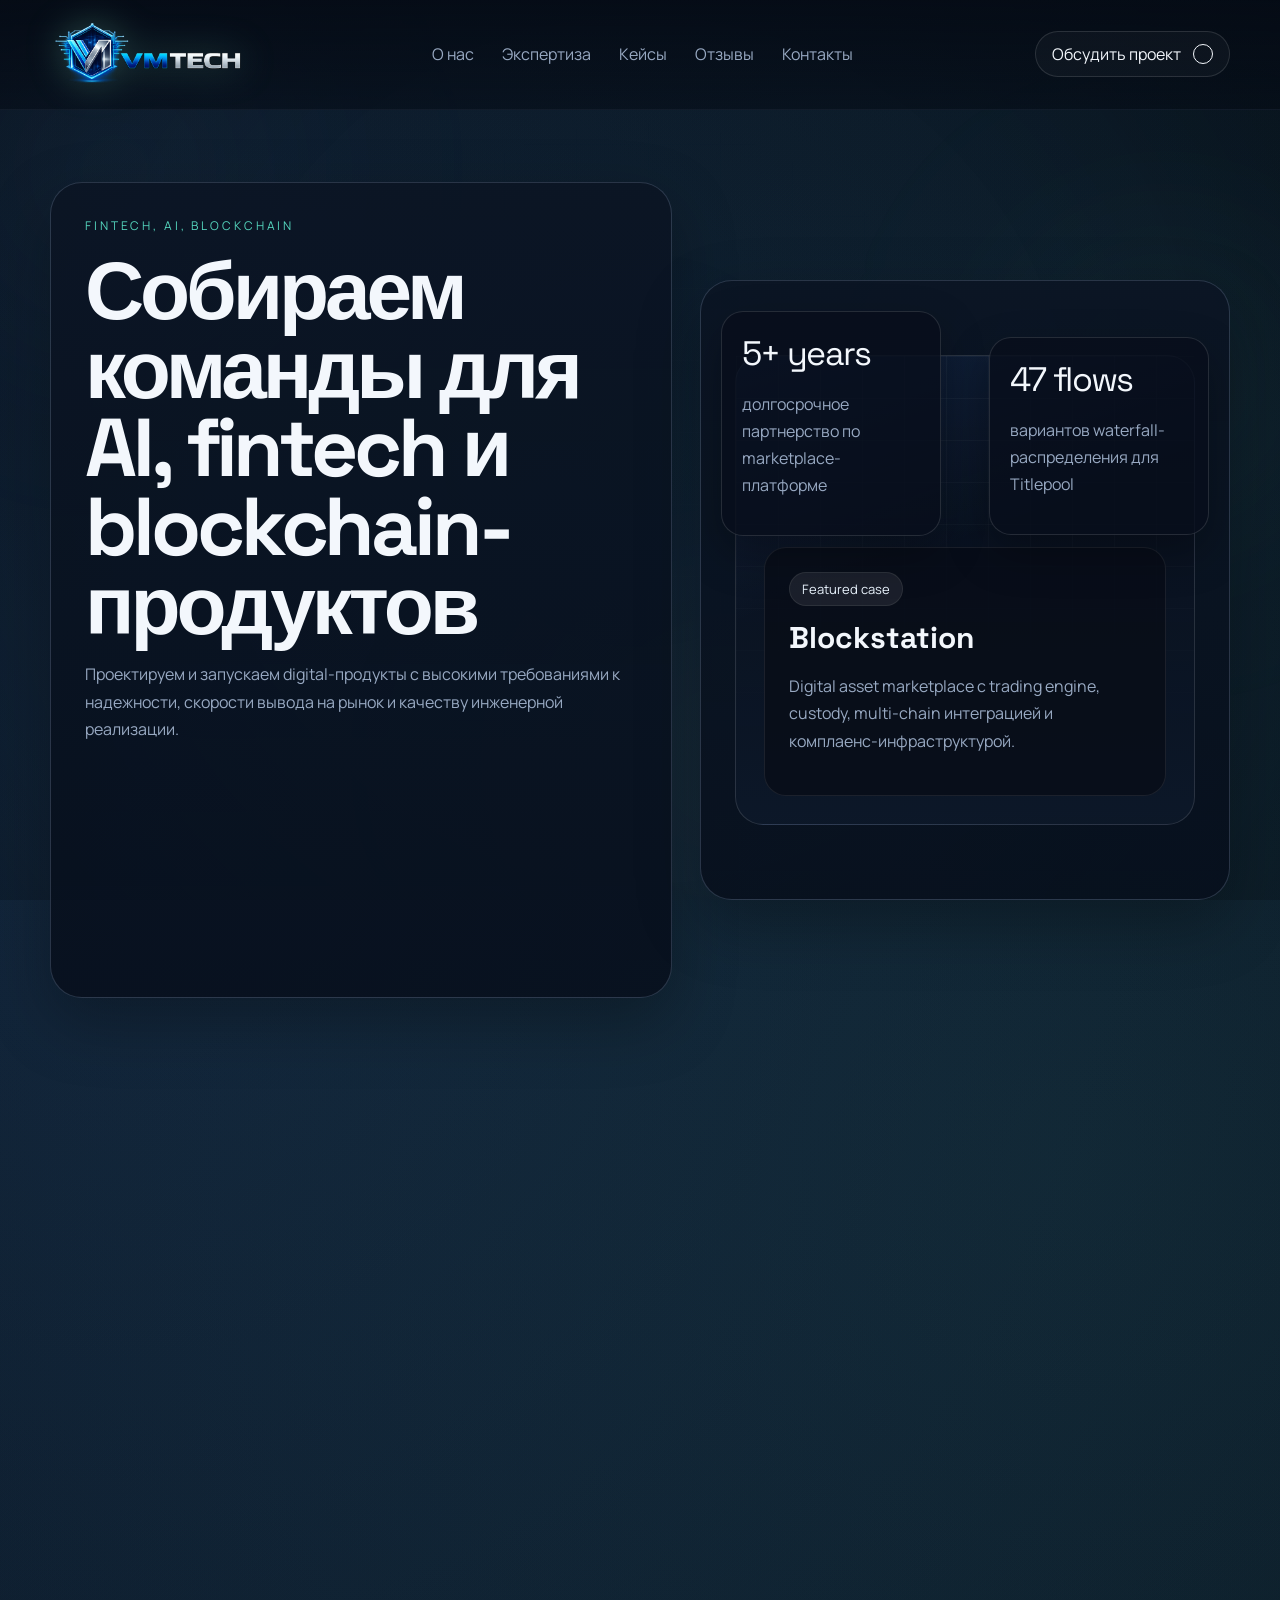
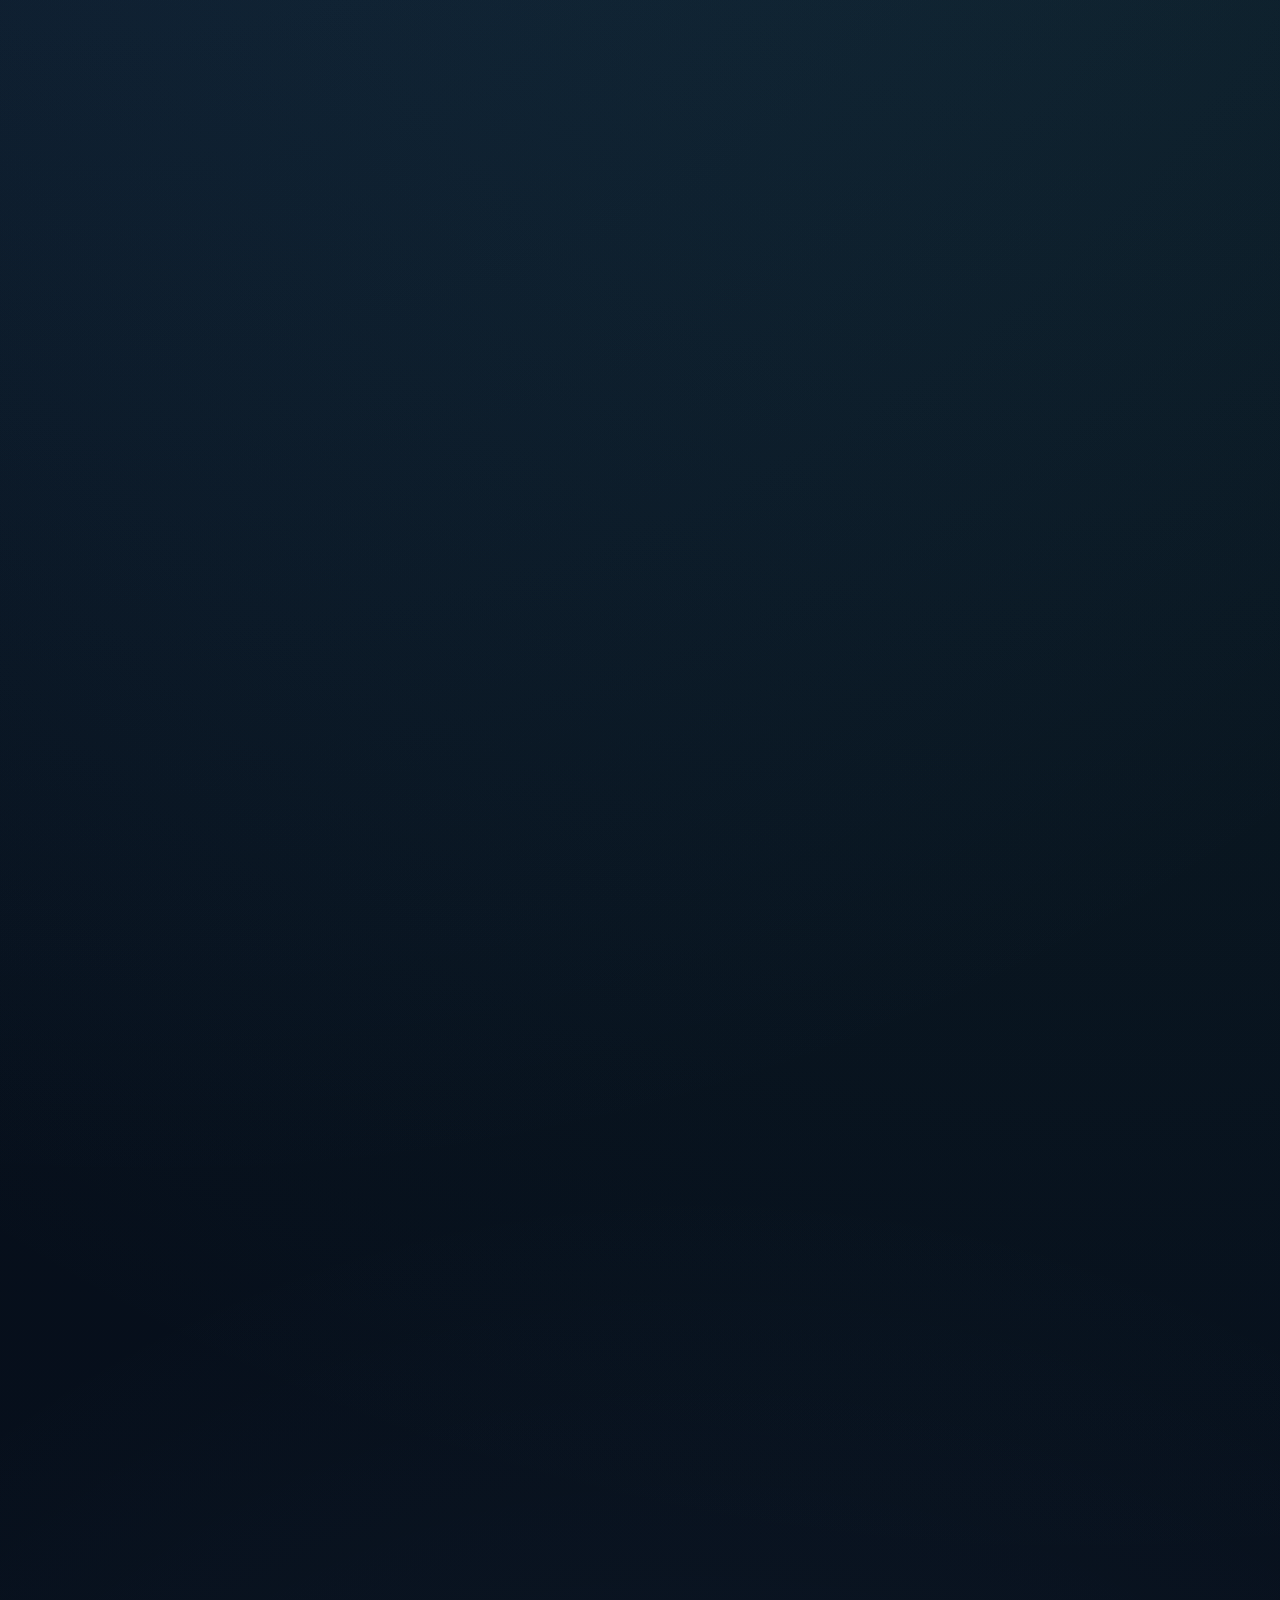
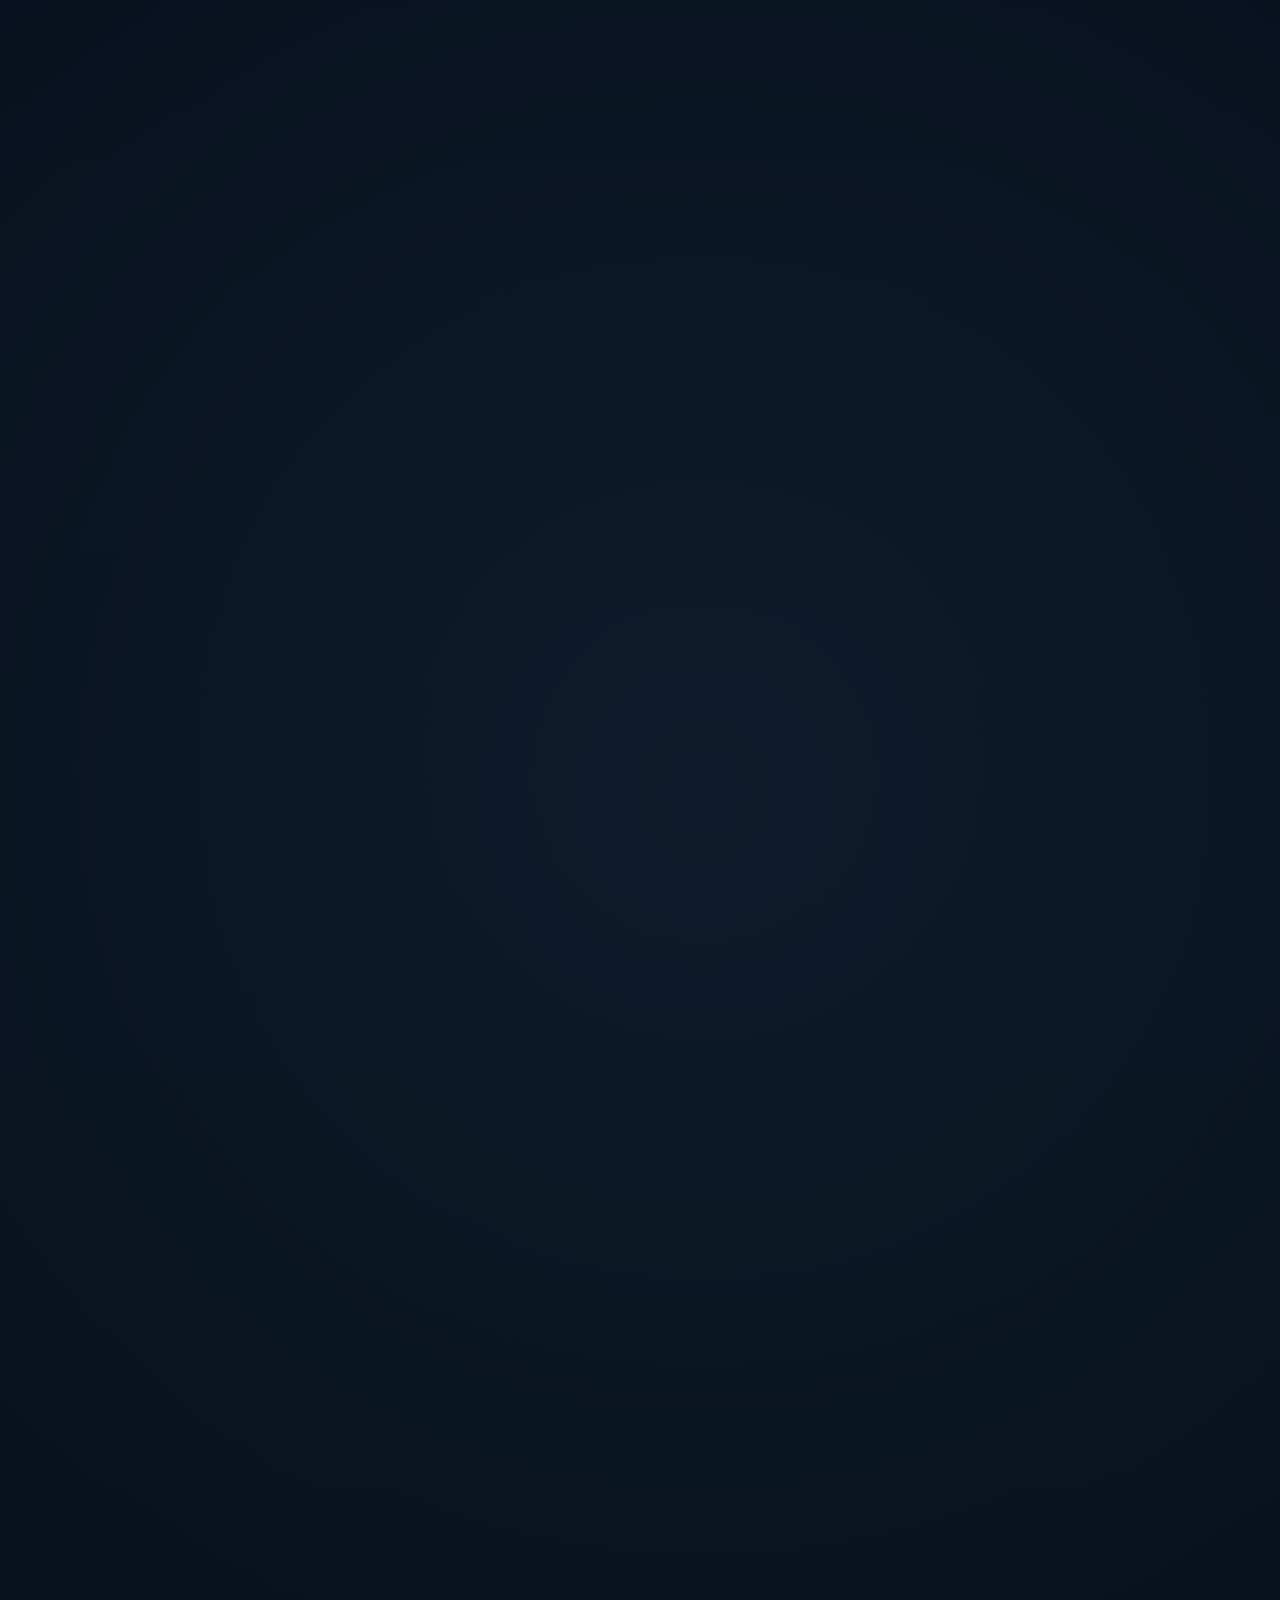
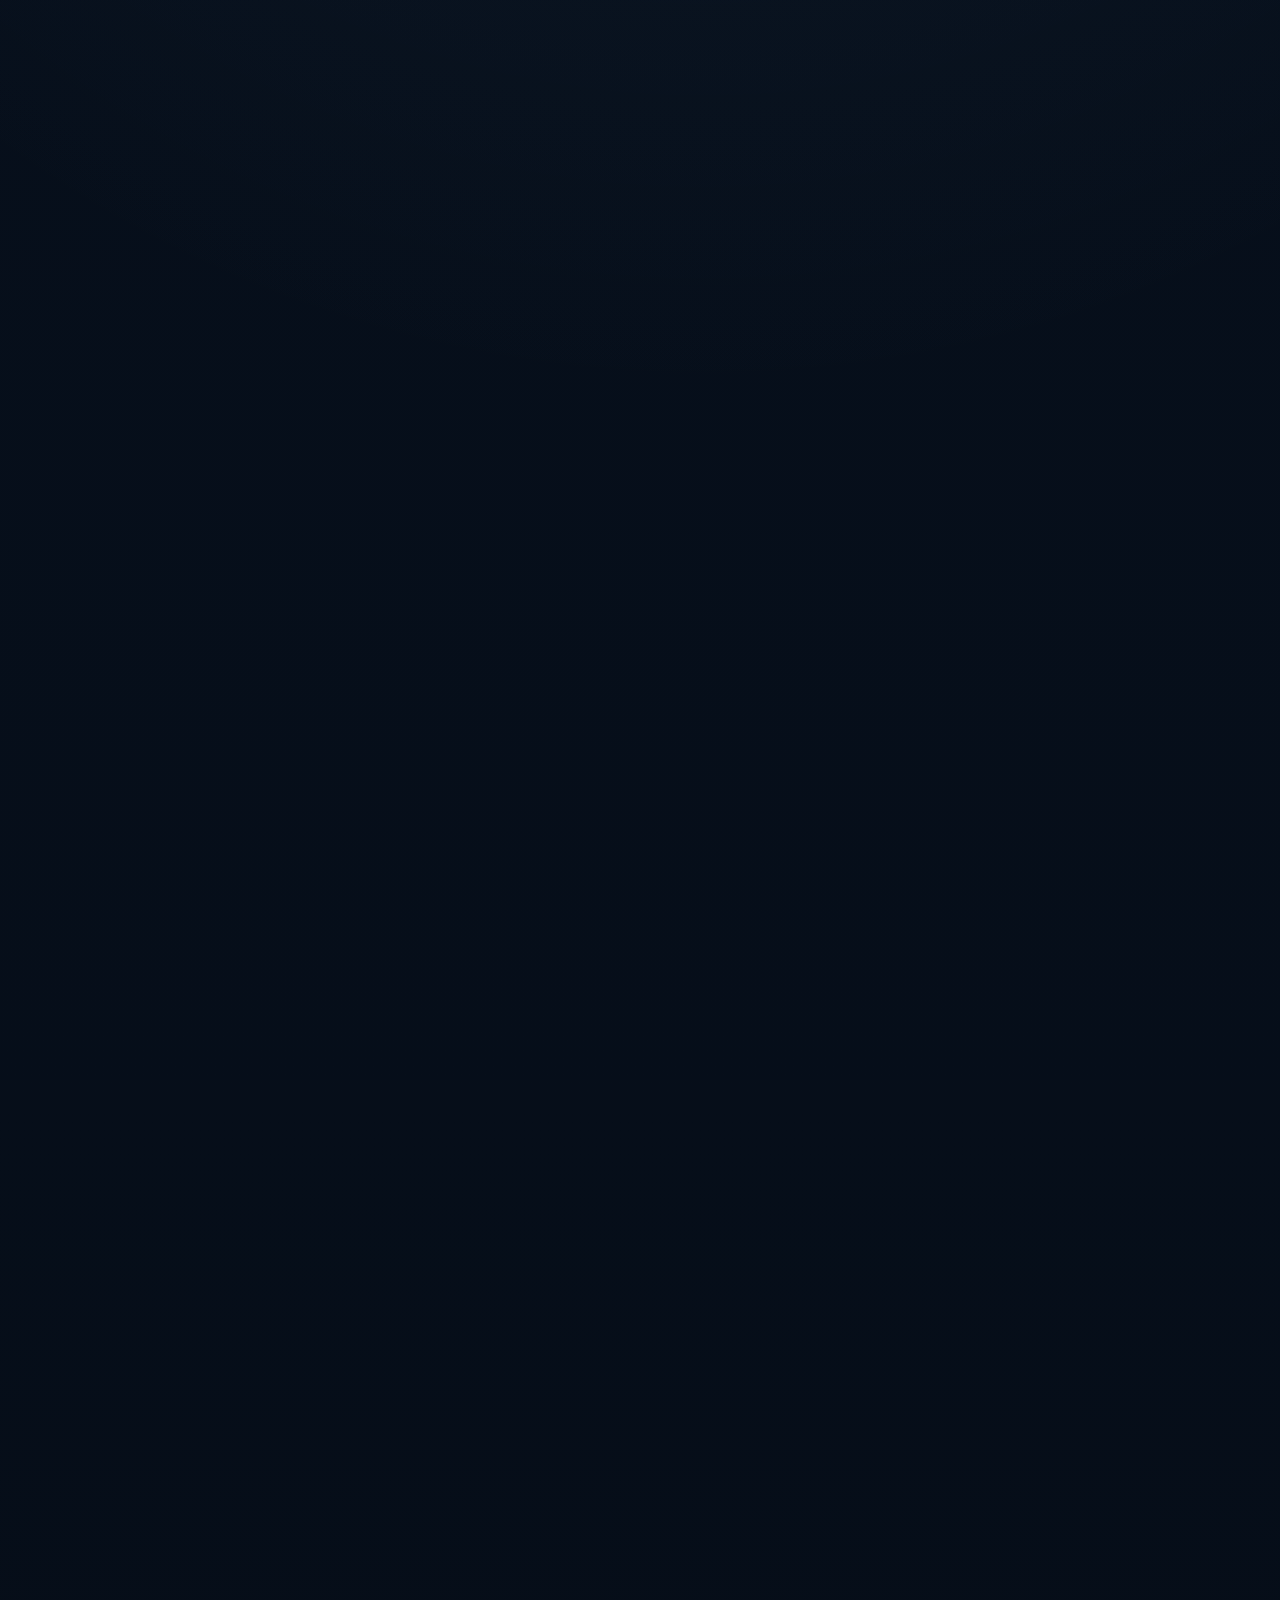
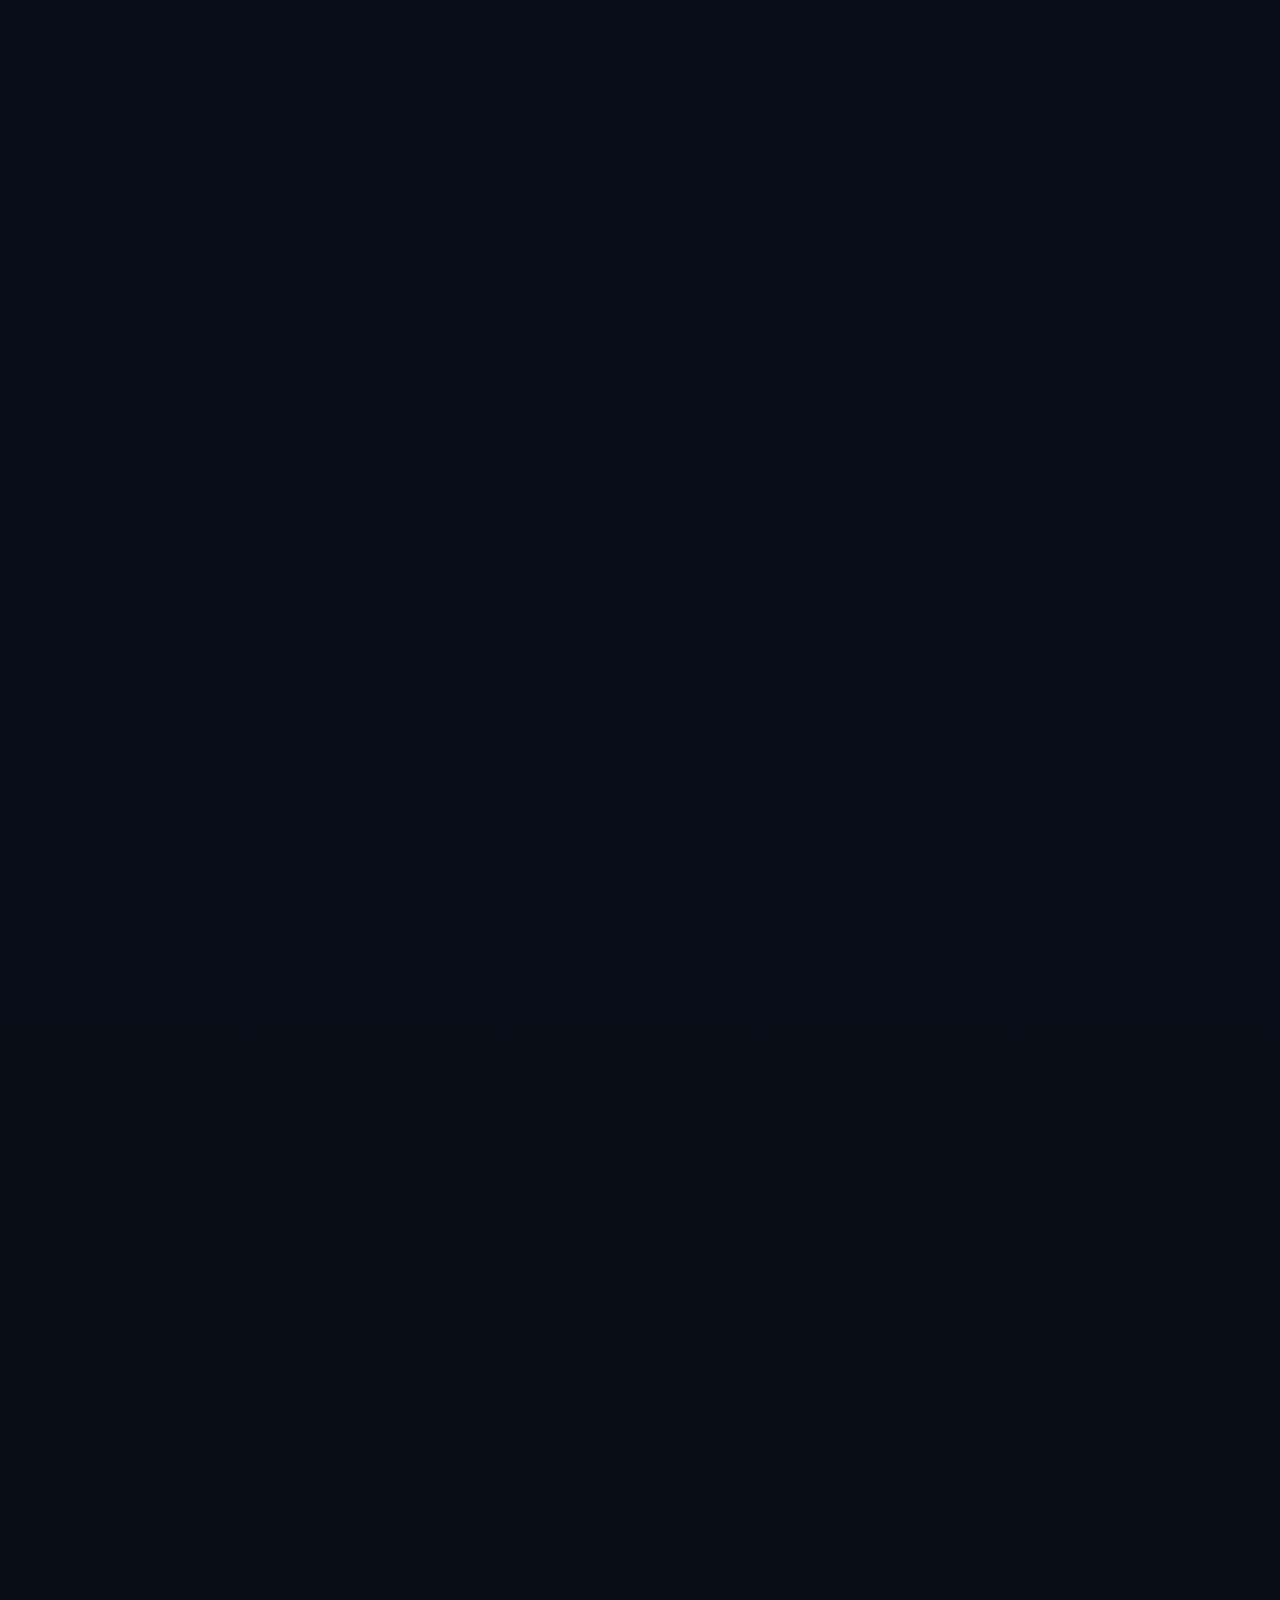
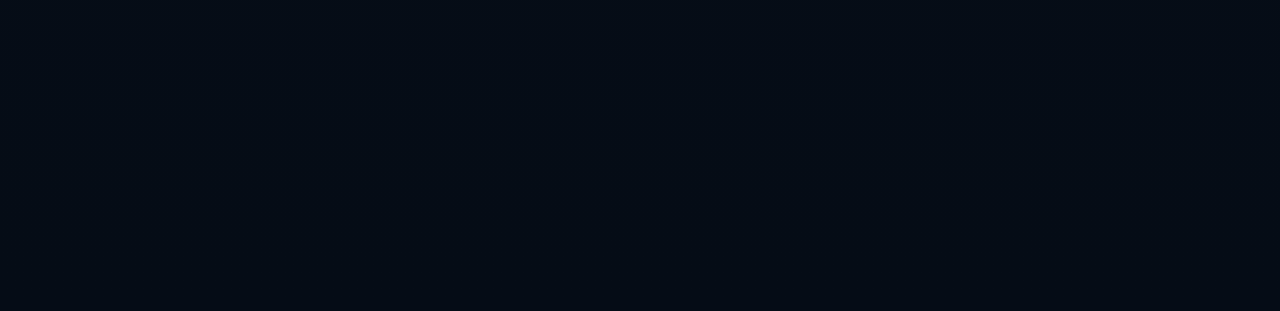
<file: index.html>
<!doctype html>
<html lang="ru">
  <head>
    <meta charset="UTF-8" />
    <meta name="viewport" content="width=device-width, initial-scale=1.0" />
    <link rel="icon" type="image/png" href="image/logo-short.png?v=2" />
    <title>VW Tech Preview</title>
    <meta
      name="description"
      content="Preview-лендинг VW Tech с реальными кейсами, доменной экспертизой и отзывами клиентов."
    />
    <link rel="preconnect" href="https://fonts.googleapis.com" />
    <link rel="preconnect" href="https://fonts.gstatic.com" crossorigin />
    <link
      href="https://fonts.googleapis.com/css2?family=Manrope:wght@400;500;600;700;800&family=Space+Grotesk:wght@500;700&display=swap"
      rel="stylesheet"
    />
    <link rel="stylesheet" href="styles.css" />
  </head>
  <body>
    <div class="page-shell"></div>
    <div class="background-scene" aria-hidden="true">
      <div class="aurora aurora-one"></div>
      <div class="aurora aurora-two"></div>
      <div class="aurora aurora-three"></div>
      <div class="grid-glow"></div>
      <div class="noise-layer"></div>
    </div>

    <header class="site-header">
      <div class="container header-inner">
        <a class="brand" href="#hero">
          <img class="brand-mark" src="image/logo.png" alt="VW Tech logo" />
        </a>

        <nav class="header-nav">
          <a href="#about">О нас</a>
          <a href="#services">Экспертиза</a>
          <a href="#projects">Кейсы</a>
          <a href="#reviews">Отзывы</a>
          <a href="#contact">Контакты</a>
        </nav>

        <a class="button button-secondary button-small" href="#contact">
          <span>Обсудить проект</span>
          <i aria-hidden="true"></i>
        </a>
      </div>
    </header>

    <main>
      <section class="hero section reveal-section" id="hero">
        <div class="container hero-grid">
          <div class="hero-copy reveal-card">
            <p class="eyebrow reveal-item">fintech, ai, blockchain</p>
            <h1 class="hero-title reveal-item">
              Собираем команды для AI, fintech и blockchain-продуктов
            </h1>
            <p class="hero-text reveal-item">
              Проектируем и запускаем digital-продукты с высокими требованиями к
              надежности, скорости вывода на рынок и качеству инженерной
              реализации.
            </p>

            <div class="hero-actions reveal-item">
              <a class="button button-primary" href="#projects">
                <span>Смотреть кейсы</span>
                <i aria-hidden="true"></i>
              </a>
              <a class="button button-ghost" href="#reviews">
                <span>Отзывы клиентов</span>
                <i aria-hidden="true"></i>
              </a>
            </div>

            <ul class="hero-points reveal-item">
              <li>Выделенные продуктовые команды с сильным engineering core</li>
              <li>Экспертиза в fintech, AI automation и blockchain-системах</li>
              <li>
                Прозрачный delivery-процесс: roadmap, QA, DevOps и support
              </li>
            </ul>
          </div>

          <div class="hero-visual reveal-card">
            <div class="visual-frame visual-main reveal-item floating-card">
              <div class="visual-grid"></div>
              <div class="visual-content">
                <span class="visual-chip">Featured case</span>
                <h2>Blockstation</h2>
                <p>
                  Digital asset marketplace с trading engine, custody,
                  multi-chain интеграцией и комплаенс-инфраструктурой.
                </p>
              </div>
            </div>

            <div class="visual-float float-top reveal-item">
              <span>5+ years</span>
              <p>долгосрочное партнерство по marketplace-платформе</p>
            </div>

            <div class="visual-float float-bottom reveal-item">
              <span>47 flows</span>
              <p>вариантов waterfall-распределения для Titlepool</p>
            </div>
          </div>
        </div>
      </section>

      <section class="section reveal-section impulse-section" id="network">
        <div class="container">
          <div
            class="section-heading reveal-card centered-heading impulse-heading"
          >
            <p class="eyebrow reveal-item">selected projects</p>
            <h2 class="section-title reveal-item">
              Ключевые кейсы и направления
            </h2>
            <p class="section-text reveal-item">
              Каждый проект отражает отдельный домен: торговую инфраструктуру,
              AI-автоматизацию, права и revenue flows, платежную безопасность и
              Web3 loyalty-механики.
            </p>
          </div>
        </div>

        <div class="impulse-board reveal-item">
          <div class="impulse-stage">
            <div class="network-diagram" aria-hidden="true">
              <object
                class="network-diagram-object"
                data-src="image/Group 31.svg"
                type="image/svg+xml"
                data-circuit-diagram
              >
                <img
                  class="network-diagram-fallback"
                  src="image/Group 31.svg"
                  alt=""
                />
              </object>
            </div>

            <button
              class="network-node node-top-center node-featured"
              type="button"
              data-wires="wire-top-center,wire-top-left-2,wire-top-right-2"
            >
              <strong>First Touch</strong>
              <span>Generative AI sales outreach system</span>
            </button>

            <button
              class="network-node node-left-upper"
              type="button"
              data-wires="wire-left-top-5,wire-left-top-4,wire-left-top-3"
            >
              <strong>Blockstation</strong>
              <span>Digital asset marketplace and custody stack</span>
            </button>

            <button
              class="network-node node-left-lower"
              type="button"
              data-wires="wire-left-bottom-1,wire-left-bottom-2,wire-left-bottom-3"
            >
              <strong>Securter</strong>
              <span>Patented payment security platform</span>
            </button>

            <button
              class="network-node node-right-upper"
              type="button"
              data-wires="wire-right-top-5,wire-right-top-4,wire-right-top-3"
            >
              <strong>Titlepool</strong>
              <span>Rights, contracts, and revenue workflows</span>
            </button>

            <button
              class="network-node node-right-lower"
              type="button"
              data-wires="wire-right-bottom-1,wire-right-bottom-2,wire-right-bottom-3"
            >
              <strong>Overflo</strong>
              <span>Blockchain-powered loyalty experiences</span>
            </button>
          </div>
        </div>
      </section>

      <section class="section reveal-section" id="about">
        <div class="container split-section">
          <div class="section-intro reveal-card sticky-card">
            <p class="eyebrow reveal-item">кто мы</p>
            <h2 class="section-title reveal-item">
              Команда, которая берет ответственность за продукт целиком - от
              идеи до стабильной эксплуатации
            </h2>
            <p class="section-text reveal-item">
              VW Tech подключается на этапе discovery, проектирует архитектуру,
              собирает команду под задачу и доводит решение до production с
              дальнейшим развитием.
            </p>
          </div>

          <div class="stack-list">
            <article class="info-card reveal-card">
              <span class="card-index reveal-item">01</span>
              <h3 class="reveal-item">Стабильная команда под продукт</h3>
              <p class="reveal-item">
                Не набор отдельных специалистов, а связанная команда, которая
                держит контекст, темп и качество на всем цикле разработки.
              </p>
            </article>

            <article class="info-card reveal-card">
              <span class="card-index reveal-item">02</span>
              <h3 class="reveal-item">Глубокая доменная экспертиза</h3>
              <p class="reveal-item">
                Платежи, trading, revenue distribution, LLM integrations,
                blockchain infrastructure и high-load backend для сложных B2B и
                platform-продуктов.
              </p>
            </article>

            <article class="info-card reveal-card">
              <span class="card-index reveal-item">03</span>
              <h3 class="reveal-item">Enterprise-процессы</h3>
              <p class="reveal-item">
                CI/CD, automated testing, QA, monitoring, security-подход и
                понятная коммуникация для заказчиков, которым важен
                прогнозируемый результат.
              </p>
            </article>
          </div>
        </div>
      </section>

      <section class="section reveal-section" id="services">
        <div class="container">
          <div class="section-heading reveal-card centered-heading">
            <p class="eyebrow reveal-item">направления</p>
            <h2 class="section-title reveal-item">
              Сильная экспертиза в ключевых направлениях
            </h2>
          </div>

          <div class="service-grid">
            <article class="service-card reveal-card">
              <span class="service-tag reveal-item">fintech</span>
              <h3 class="reveal-item">Платежи и финансовые системы</h3>
              <p class="reveal-item">
                Платежные интеграции, trading infrastructure, распределение
                доходов, KYC и compliance для сервисов, где критичны точность,
                отказоустойчивость и безопасность.
              </p>
            </article>

            <article class="service-card reveal-card">
              <span class="service-tag reveal-item">ai integration</span>
              <h3 class="reveal-item">LLM и agentic AI</h3>
              <p class="reveal-item">
                GenAI-платформы, кастомные агенты, contract analysis,
                enrichment-пайплайны и автоматизация для sales, support и
                внутренних команд.
              </p>
            </article>

            <article class="service-card reveal-card">
              <span class="service-tag reveal-item">blockchain</span>
              <h3 class="reveal-item">Smart contracts и tokenized systems</h3>
              <p class="reveal-item">
                Solidity, EVM, custody, governance, NFT-решения, audit trails,
                wallet flows и интеграции с несколькими сетями в одном продукте.
              </p>
            </article>

            <article class="service-card reveal-card">
              <span class="service-tag reveal-item">delivery</span>
              <h3 class="reveal-item">Полный цикл реализации</h3>
              <p class="reveal-item">
                Архитектура, backend, frontend, mobile, DevOps и QA в одном
                delivery-контуре без разрыва между продуктовой логикой и
                инженерной реализацией.
              </p>
            </article>
          </div>
        </div>
      </section>

      <section class="section reveal-section" id="projects">
        <div class="container">
          <div class="section-heading reveal-card">
            <p class="eyebrow reveal-item">кейсы</p>
            <h2 class="section-title reveal-item">
              Продукты, которые решают реальные задачи бизнеса
            </h2>
          </div>

          <div class="projects-grid">
            <article class="project-card reveal-card project-large">
              <div class="project-media gradient-a reveal-item">
                <span class="project-badge">Blockchain / Fintech</span>
              </div>
              <div class="project-copy reveal-item">
                <h3>Digital Asset Marketplace</h3>
                <p>
                  Для Blockstation команда VW Tech больше пяти лет развивает
                  ядро цифрового marketplace: matching engine, custody,
                  multi-chain интеграции и архитектуру под строгие требования к
                  безопасности и комплаенсу.
                </p>
                <div class="project-meta">
                  <span>Bitcoin, Ethereum, Polygon</span>
                  <span>Thousands of orders/sec</span>
                </div>
                <a class="project-link" href="case-blockstation.html"
                  >Открыть кейс</a
                >
              </div>
            </article>

            <article class="project-card reveal-card">
              <div class="project-media gradient-b reveal-item">
                <span class="project-badge">Fintech / AI</span>
              </div>
              <div class="project-copy reveal-item">
                <h3>Titlepool Platform</h3>
                <p>
                  Платформа для управления правами и revenue distribution в
                  media & entertainment: сложные payment waterfalls,
                  blockchain-аудит и AI-анализ договоров в едином контуре.
                </p>
                <div class="project-meta">
                  <span>47 distribution scenarios</span>
                  <span>Stripe + OpenAI + React</span>
                </div>
                <a class="project-link" href="case-titlepool.html"
                  >Открыть кейс</a
                >
              </div>
            </article>

            <article class="project-card reveal-card">
              <div class="project-media gradient-c reveal-item">
                <span class="project-badge">Generative AI</span>
              </div>
              <div class="project-copy reveal-item">
                <h3>First Touch Outreach</h3>
                <p>
                  Генеративная AI-система для sales outreach: scraping, CRM
                  integrations, orchestration агентов и масштабируемая
                  инфраструктура для постоянной работы с большим объемом лидов.
                </p>
                <div class="project-meta">
                  <span>Multi-year partnership</span>
                  <span>AWS, Python, .NET, React</span>
                </div>
                <a class="project-link" href="case-first-touch.html"
                  >Открыть кейс</a
                >
              </div>
            </article>
          </div>
        </div>
      </section>

      <section class="section reveal-section" id="reviews">
        <div class="container">
          <div class="section-heading reveal-card">
            <p class="eyebrow reveal-item">отзывы клиентов</p>
            <h2 class="section-title reveal-item">
              Клиенты отмечают не только скорость, но и зрелость инженерного
              подхода
            </h2>
          </div>

          <div class="testimonial-grid">
            <article class="testimonial-card reveal-card featured-testimonial">
              <span class="quote-mark reveal-item">“</span>
              <p class="testimonial-quote reveal-item">
                VW Tech was the best subcontractor I had ever worked with.
              </p>
              <div class="testimonial-author reveal-item">
                <strong>Leon Eisen</strong>
                <span>Executive Chairman, Oxitone Medical</span>
              </div>
            </article>

            <article class="testimonial-card reveal-card">
              <span class="quote-mark reveal-item">“</span>
              <p class="testimonial-quote reveal-item">
                Everything was delivered on time and in the desired form.
              </p>
              <div class="testimonial-author reveal-item">
                <strong>Max Kreynin</strong>
                <span>Managing Partner, Voxme Software Inc</span>
              </div>
            </article>

            <article class="testimonial-card reveal-card">
              <span class="quote-mark reveal-item">“</span>
              <p class="testimonial-quote reveal-item">
                What makes them unique is their experience and ability to
                deliver an actual product.
              </p>
              <div class="testimonial-author reveal-item">
                <strong>Steve Epstein</strong>
                <span>CEO, Securter Systems Inc.</span>
              </div>
            </article>

            <article class="testimonial-card reveal-card">
              <span class="quote-mark reveal-item">“</span>
              <p class="testimonial-quote reveal-item">
                We're blown away that we've been able to find this kind of
                top-tier talent for this price.
              </p>
              <div class="testimonial-author reveal-item">
                <strong>Abdallah Kanaan</strong>
                <span>CEO of Basecamp Corp</span>
              </div>
            </article>
          </div>
        </div>
      </section>

      <section class="section reveal-section" id="process">
        <div class="container metrics-layout">
          <div class="metrics-copy reveal-card">
            <p class="eyebrow reveal-item">как работаем</p>
            <h2 class="section-title reveal-item">
              Выстраиваем процесс так, чтобы сложный проект не создавал лишних
              проблем
            </h2>
            <p class="section-text reveal-item">
              От discovery до post-launch развития команда держит единый темп:
              архитектура, разработка, QA, DevOps и регулярная синхронизация с
              бизнесом.
            </p>
          </div>

          <div class="metrics-grid">
            <article class="metric-card reveal-card">
              <strong class="reveal-item">01</strong>
              <span class="reveal-item"
                >Discovery, анализ задач и приоритизация того, что реально дает
                value</span
              >
            </article>
            <article class="metric-card reveal-card">
              <strong class="reveal-item">02</strong>
              <span class="reveal-item"
                >Архитектура, security-подход и сборка core-команды под нужный
                темп</span
              >
            </article>
            <article class="metric-card reveal-card">
              <strong class="reveal-item">03</strong>
              <span class="reveal-item"
                >Разработка, DevOps, тестирование и прозрачные sprint
                demos</span
              >
            </article>
            <article class="metric-card reveal-card">
              <strong class="reveal-item">04</strong>
              <span class="reveal-item"
                >Поддержка production, развитие функций и масштабирование
                платформы</span
              >
            </article>
          </div>
        </div>
      </section>

      <section class="section reveal-section" id="contact">
        <div class="container contact-block reveal-card">
          <div class="contact-copy">
            <p class="eyebrow reveal-item">контакт</p>
            <h2 class="section-title reveal-item">
              Возьмем на себя сложную инженерную часть вашего продукта
            </h2>
            <p class="section-text reveal-item">
              Подключаемся как к запуску нового продукта с нуля, так и к усилению
              существующей команды в AI, fintech или blockchain-направлении.
            </p>
          </div>

          <form class="contact-form reveal-card">
            <label class="reveal-item">
              <span>Ваше имя</span>
              <input type="text" name="name" placeholder="Иван" />
            </label>

            <label class="reveal-item">
              <span>Компания</span>
              <input type="text" name="company" placeholder="VW Tech client" />
            </label>

            <label class="reveal-item">
              <span>Контакт</span>
              <input
                type="text"
                name="contact"
                placeholder="email или Telegram"
              />
            </label>

            <label class="reveal-item full-width">
              <span>Кратко о задаче</span>
              <textarea
                name="message"
                rows="5"
                placeholder="Нужна dedicated team для AI, fintech или blockchain продукта"
              ></textarea>
            </label>

            <button
              class="button button-primary full-width reveal-item"
              type="submit"
            >
              <span>Отправить запрос</span>
              <i aria-hidden="true"></i>
            </button>
          </form>
        </div>
      </section>
    </main>

    <script src="script.js"></script>
  </body>
</html>
</file>
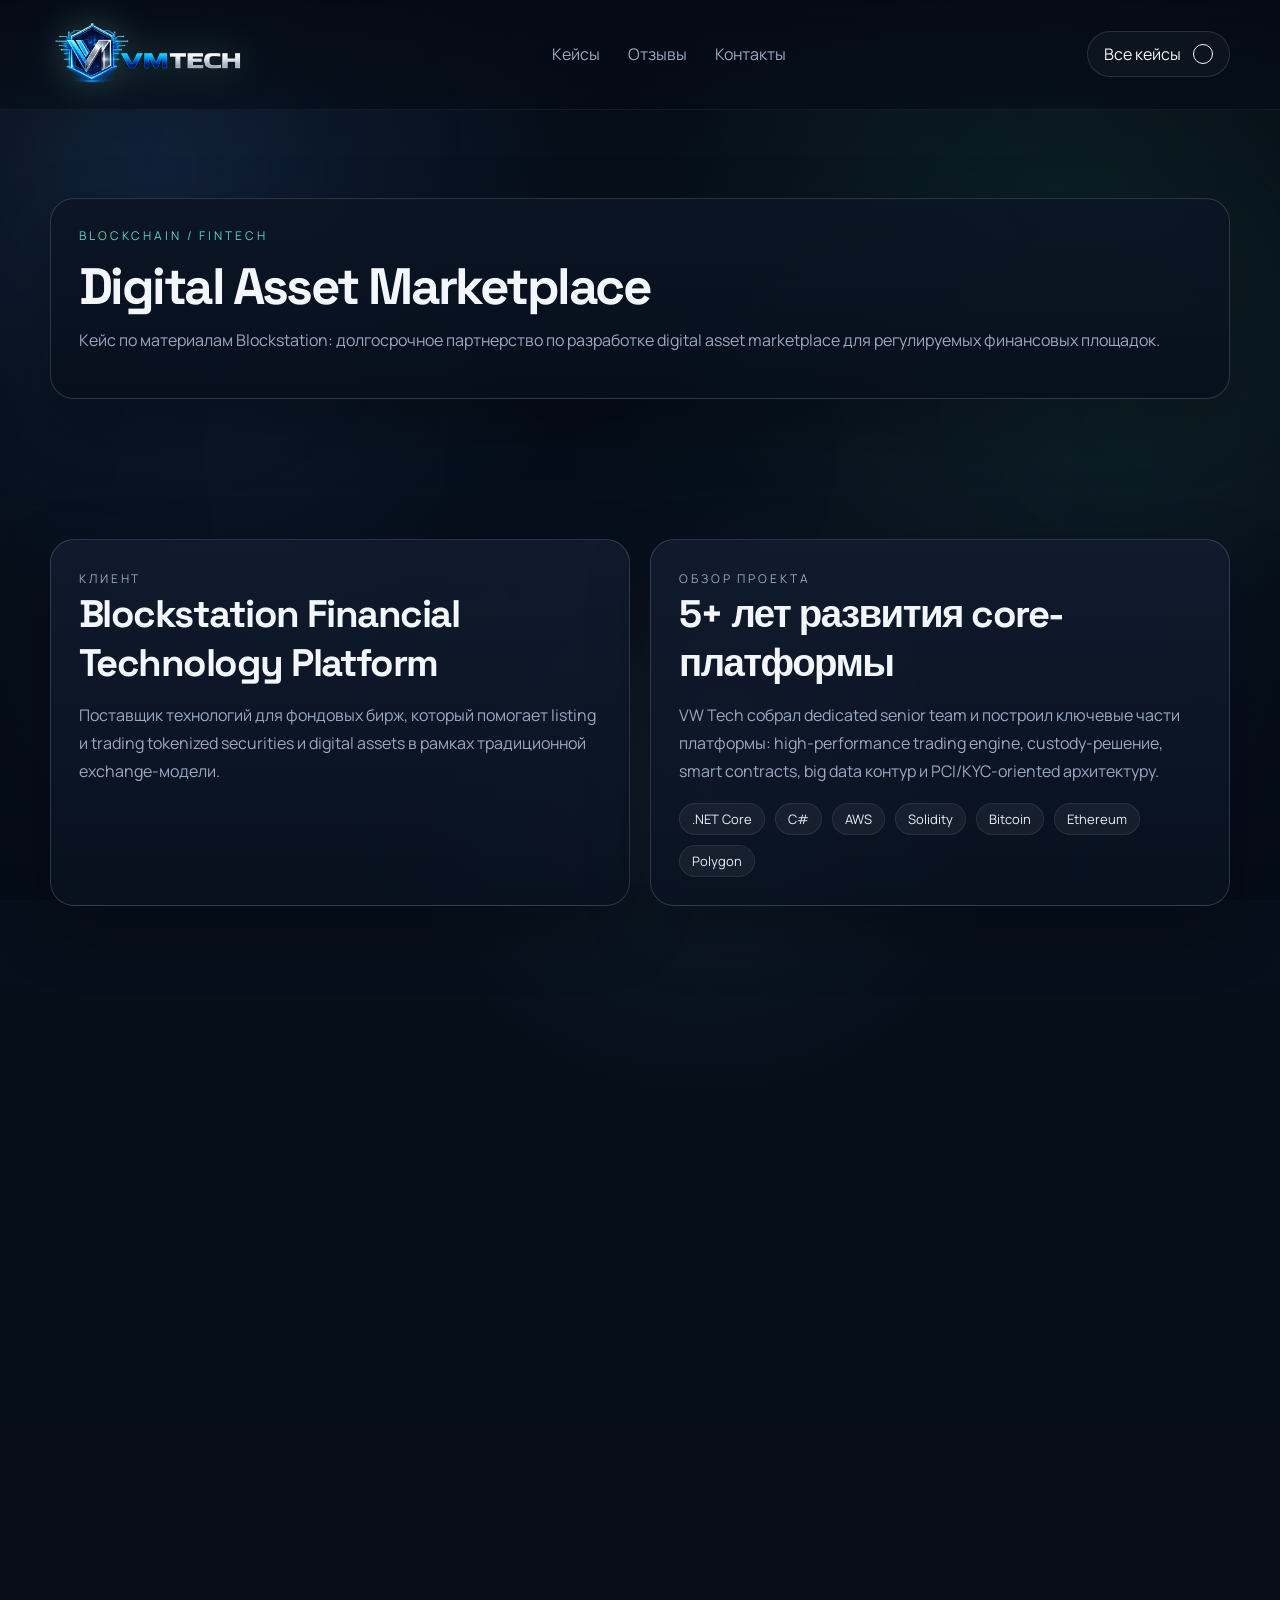
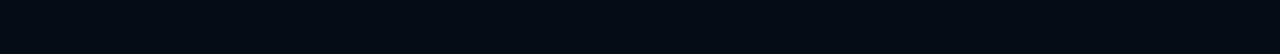
<file: case-blockstation.html>
<!doctype html>
<html lang="ru">
  <head>
    <meta charset="UTF-8" />
    <meta name="viewport" content="width=device-width, initial-scale=1.0" />
    <link rel="icon" type="image/png" href="image/logo-short.png?v=2" />
    <title>Blockstation Case | VW Tech Preview</title>
    <meta
      name="description"
      content="Кейс Blockstation: digital asset marketplace, trading engine, custody и multi-chain инфраструктура."
    />
    <link rel="preconnect" href="https://fonts.googleapis.com" />
    <link rel="preconnect" href="https://fonts.gstatic.com" crossorigin />
    <link
      href="https://fonts.googleapis.com/css2?family=Manrope:wght@400;500;600;700;800&family=Space+Grotesk:wght@500;700&display=swap"
      rel="stylesheet"
    />
    <link rel="stylesheet" href="styles.css" />
  </head>
  <body>
    <div class="page-shell"></div>
    <div class="background-scene" aria-hidden="true">
      <div class="aurora aurora-one"></div>
      <div class="aurora aurora-two"></div>
      <div class="aurora aurora-three"></div>
      <div class="grid-glow"></div>
      <div class="noise-layer"></div>
    </div>

    <header class="site-header">
      <div class="container header-inner">
        <a class="brand" href="index.html#hero">
          <img class="brand-mark" src="image/logo.png" alt="VW Tech logo" />
        </a>
        <nav class="header-nav">
          <a href="index.html#projects">Кейсы</a>
          <a href="index.html#reviews">Отзывы</a>
          <a href="index.html#contact">Контакты</a>
        </nav>
        <a
          class="button button-secondary button-small"
          href="index.html#projects"
        >
          <span>Все кейсы</span>
          <i aria-hidden="true"></i>
        </a>
      </div>
    </header>

    <main>
      <section class="section reveal-section case-hero">
        <div class="container">
          <div class="section-heading reveal-card">
            <p class="eyebrow reveal-item">blockchain / fintech</p>
            <h1 class="section-title reveal-item">Digital Asset Marketplace</h1>
            <p class="section-text reveal-item">
              Кейс по материалам Blockstation: долгосрочное партнерство по
              разработке digital asset marketplace для регулируемых финансовых
              площадок.
            </p>
          </div>
        </div>
      </section>

      <section class="section reveal-section">
        <div class="container case-layout">
          <article class="case-block reveal-card">
            <p class="eyebrow reveal-item">клиент</p>
            <h2 class="case-title reveal-item">
              Blockstation Financial Technology Platform
            </h2>
            <p class="reveal-item">
              Поставщик технологий для фондовых бирж, который помогает listing и
              trading tokenized securities и digital assets в рамках
              традиционной exchange-модели.
            </p>
          </article>

          <article class="case-block reveal-card">
            <p class="eyebrow reveal-item">обзор проекта</p>
            <h2 class="case-title reveal-item">
              5+ лет развития core-платформы
            </h2>
            <p class="reveal-item">
              VW Tech собрал dedicated senior team и построил ключевые части
              платформы: high-performance trading engine, custody-решение, smart
              contracts, big data контур и PCI/KYC-oriented архитектуру.
            </p>
            <div class="stack-list-inline reveal-item">
              <span>.NET Core</span>
              <span>C#</span>
              <span>AWS</span>
              <span>Solidity</span>
              <span>Bitcoin</span>
              <span>Ethereum</span>
              <span>Polygon</span>
            </div>
          </article>

          <article class="case-block reveal-card">
            <p class="eyebrow reveal-item">ключевые вызовы</p>
            <h2 class="case-title reveal-item">
              Скорость, безопасность и регуляторные требования одновременно
            </h2>
            <ul class="case-list reveal-item">
              <li>тысячи ордеров в секунду и 24/7 availability</li>
              <li>custody и smart contracts в нескольких blockchain-сетях</li>
              <li>PCI compliance, KYC и строгие audit требования</li>
              <li>обработка больших объемов trading data в real time</li>
              <li>не staff augmentation, а стабильная multi-year команда</li>
            </ul>
          </article>

          <article class="case-block reveal-card">
            <p class="eyebrow reveal-item">решение</p>
            <h2 class="case-title reveal-item">
              Exchange-grade инфраструктура
            </h2>
            <ul class="case-list reveal-item">
              <li>microservice architecture для масштабируемости</li>
              <li>
                matching и order execution engine высокой производительности
              </li>
              <li>multi-chain support для Bitcoin, Ethereum и Polygon</li>
              <li>smart contracts для custody и on-chain governance</li>
              <li>CI/CD, DevOps automation, monitoring и reporting</li>
            </ul>
          </article>

          <article class="case-block reveal-card full-span">
            <p class="eyebrow reveal-item">результат</p>
            <h2 class="case-title reveal-item">
              Production-ready marketplace и многолетнее партнерство
            </h2>
            <p class="reveal-item">
              Платформа достигла exchange-grade performance, прошла через
              compliance-oriented архитектурные требования и поддерживает запуск
              сложного регулируемого продукта без необходимости собирать такой
              же дорогой in-house blockchain/fintech департамент.
            </p>
            <a class="project-link reveal-item" href="index.html#projects"
              >Назад к кейсам</a
            >
          </article>
        </div>
      </section>
    </main>

    <script src="script.js"></script>
  </body>
</html>
</file>
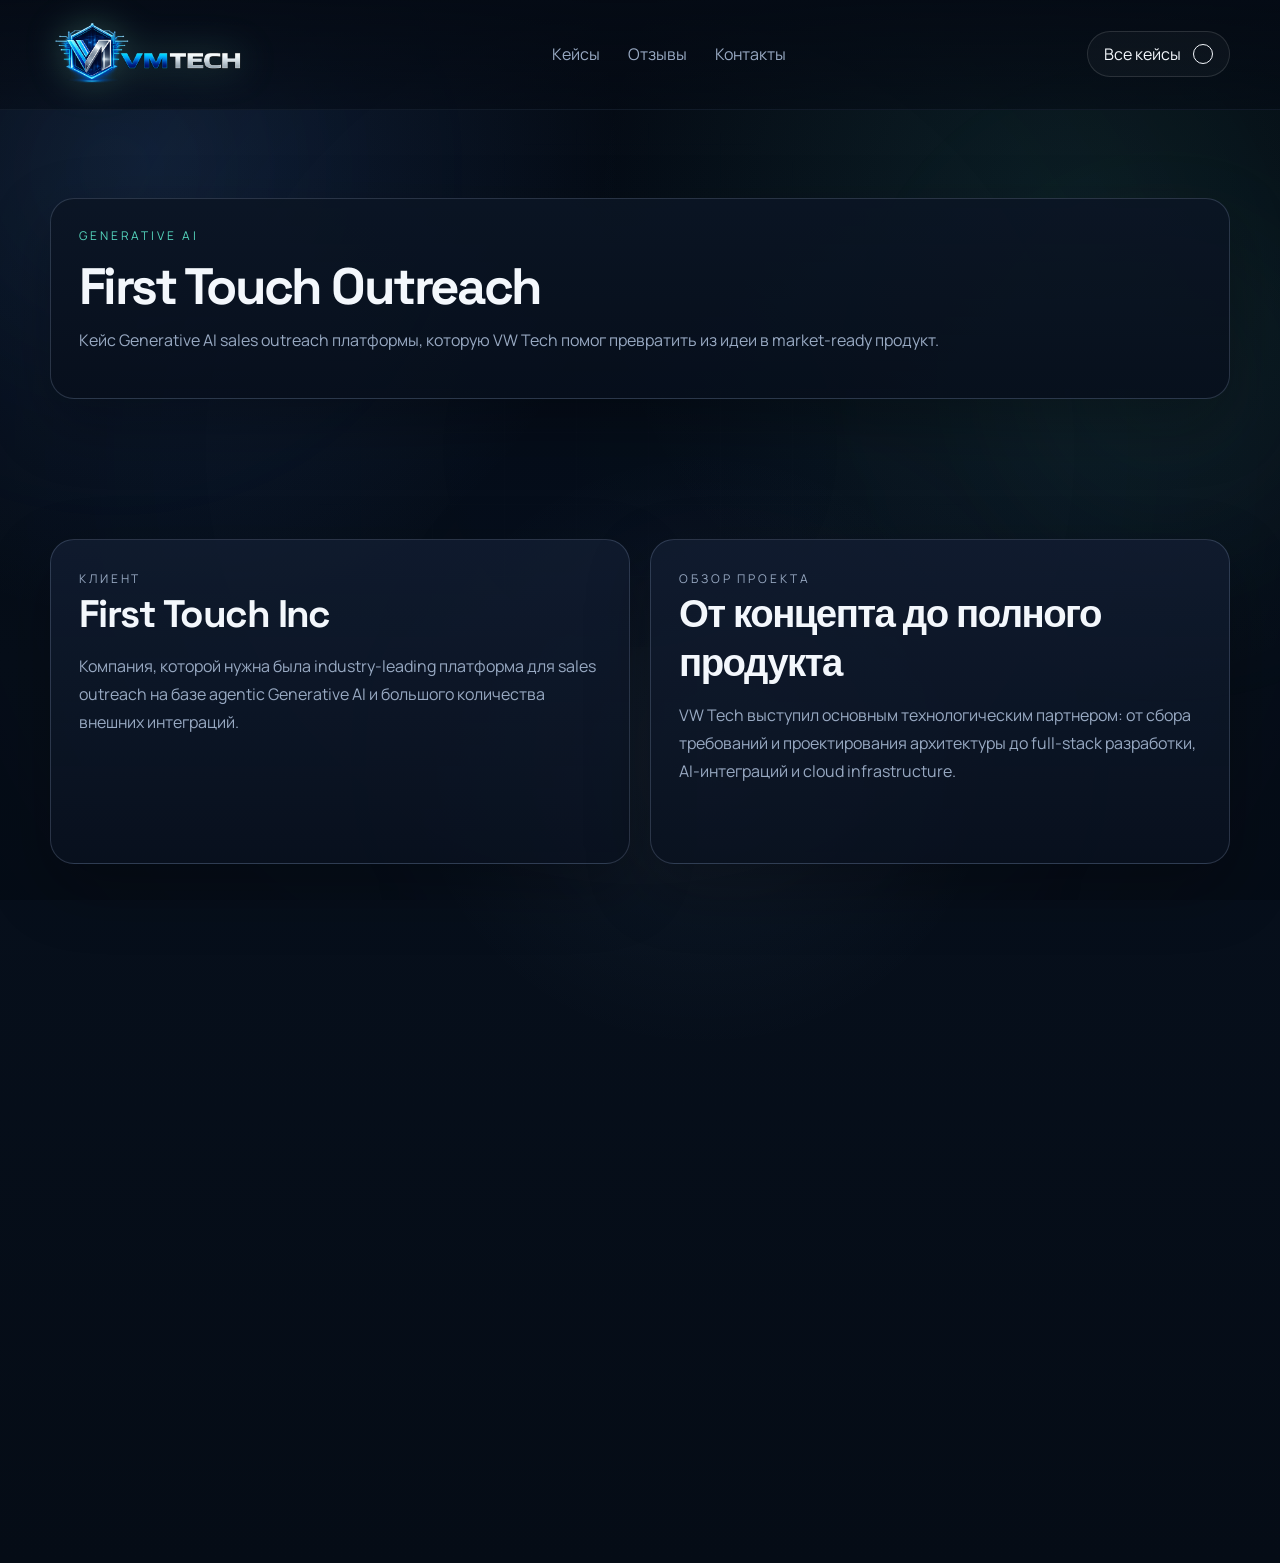
<file: case-first-touch.html>
<!doctype html>
<html lang="ru">
  <head>
    <meta charset="UTF-8" />
    <meta name="viewport" content="width=device-width, initial-scale=1.0" />
    <link rel="icon" type="image/png" href="image/logo-short.png?v=2" />
    <title>First Touch Case | VW Tech Preview</title>
    <meta
      name="description"
      content="Кейс First Touch: generative AI sales outreach platform, CRM integrations и scalable AWS architecture."
    />
    <link rel="preconnect" href="https://fonts.googleapis.com" />
    <link rel="preconnect" href="https://fonts.gstatic.com" crossorigin />
    <link
      href="https://fonts.googleapis.com/css2?family=Manrope:wght@400;500;600;700;800&family=Space+Grotesk:wght@500;700&display=swap"
      rel="stylesheet"
    />
    <link rel="stylesheet" href="styles.css" />
  </head>
  <body>
    <div class="page-shell"></div>
    <div class="background-scene" aria-hidden="true">
      <div class="aurora aurora-one"></div>
      <div class="aurora aurora-two"></div>
      <div class="aurora aurora-three"></div>
      <div class="grid-glow"></div>
      <div class="noise-layer"></div>
    </div>

    <header class="site-header">
      <div class="container header-inner">
        <a class="brand" href="index.html#hero">
          <img class="brand-mark" src="image/logo.png" alt="VW Tech logo" />
        </a>
        <nav class="header-nav">
          <a href="index.html#projects">Кейсы</a>
          <a href="index.html#reviews">Отзывы</a>
          <a href="index.html#contact">Контакты</a>
        </nav>
        <a
          class="button button-secondary button-small"
          href="index.html#projects"
        >
          <span>Все кейсы</span>
          <i aria-hidden="true"></i>
        </a>
      </div>
    </header>

    <main>
      <section class="section reveal-section case-hero">
        <div class="container">
          <div class="section-heading reveal-card">
            <p class="eyebrow reveal-item">generative ai</p>
            <h1 class="section-title reveal-item">First Touch Outreach</h1>
            <p class="section-text reveal-item">
              Кейс Generative AI sales outreach платформы, которую VW Tech помог
              превратить из идеи в market-ready продукт.
            </p>
          </div>
        </div>
      </section>

      <section class="section reveal-section">
        <div class="container case-layout">
          <article class="case-block reveal-card">
            <p class="eyebrow reveal-item">клиент</p>
            <h2 class="case-title reveal-item">First Touch Inc</h2>
            <p class="reveal-item">
              Компания, которой нужна была industry-leading платформа для sales
              outreach на базе agentic Generative AI и большого количества
              внешних интеграций.
            </p>
          </article>

          <article class="case-block reveal-card">
            <p class="eyebrow reveal-item">обзор проекта</p>
            <h2 class="case-title reveal-item">
              От концепта до полного продукта
            </h2>
            <p class="reveal-item">
              VW Tech выступил основным технологическим партнером: от сбора
              требований и проектирования архитектуры до full-stack разработки,
              AI-интеграций и cloud infrastructure.
            </p>
            <div class="stack-list-inline reveal-item">
              <span>AWS</span>
              <span>Docker</span>
              <span>.NET Core</span>
              <span>Python</span>
              <span>React</span>
              <span>AI models</span>
            </div>
          </article>

          <article class="case-block reveal-card">
            <p class="eyebrow reveal-item">ключевые вызовы</p>
            <h2 class="case-title reveal-item">
              Собрать сложный AI-продукт end-to-end
            </h2>
            <ul class="case-list reveal-item">
              <li>agentic Generative AI как ядро платформы</li>
              <li>web scraping и обработка внешних источников данных</li>
              <li>интеграции с CRM и большим набором сервисов</li>
              <li>масштабируемая и надежная облачная инфраструктура</li>
              <li>быстрый переход от идеи к конкурентному продукту</li>
            </ul>
          </article>

          <article class="case-block reveal-card">
            <p class="eyebrow reveal-item">решение</p>
            <h2 class="case-title reveal-item">
              Полный ownership продукта со стороны VW Tech
            </h2>
            <ul class="case-list reveal-item">
              <li>requirements analysis и software/cloud architecture</li>
              <li>full-stack development всей платформы</li>
              <li>интеграция cutting-edge Generative AI моделей</li>
              <li>построение scraping- и data-enrichment контуров</li>
              <li>масштабирование на AWS и сопровождение в долгую</li>
            </ul>
          </article>

          <article class="case-block reveal-card full-span">
            <p class="eyebrow reveal-item">результат</p>
            <h2 class="case-title reveal-item">
              Идея превратилась в industry-leading sales outreach system
            </h2>
            <p class="reveal-item">
              Проект стал успешным рыночным продуктом и перерос в многолетнее
              партнерство, где VW Tech продолжает участвовать в развитии
              платформы и ее инфраструктуры.
            </p>
            <a class="project-link reveal-item" href="index.html#projects"
              >Назад к кейсам</a
            >
          </article>
        </div>
      </section>

    </main>

    <script src="script.js"></script>
  </body>
</html>
</file>
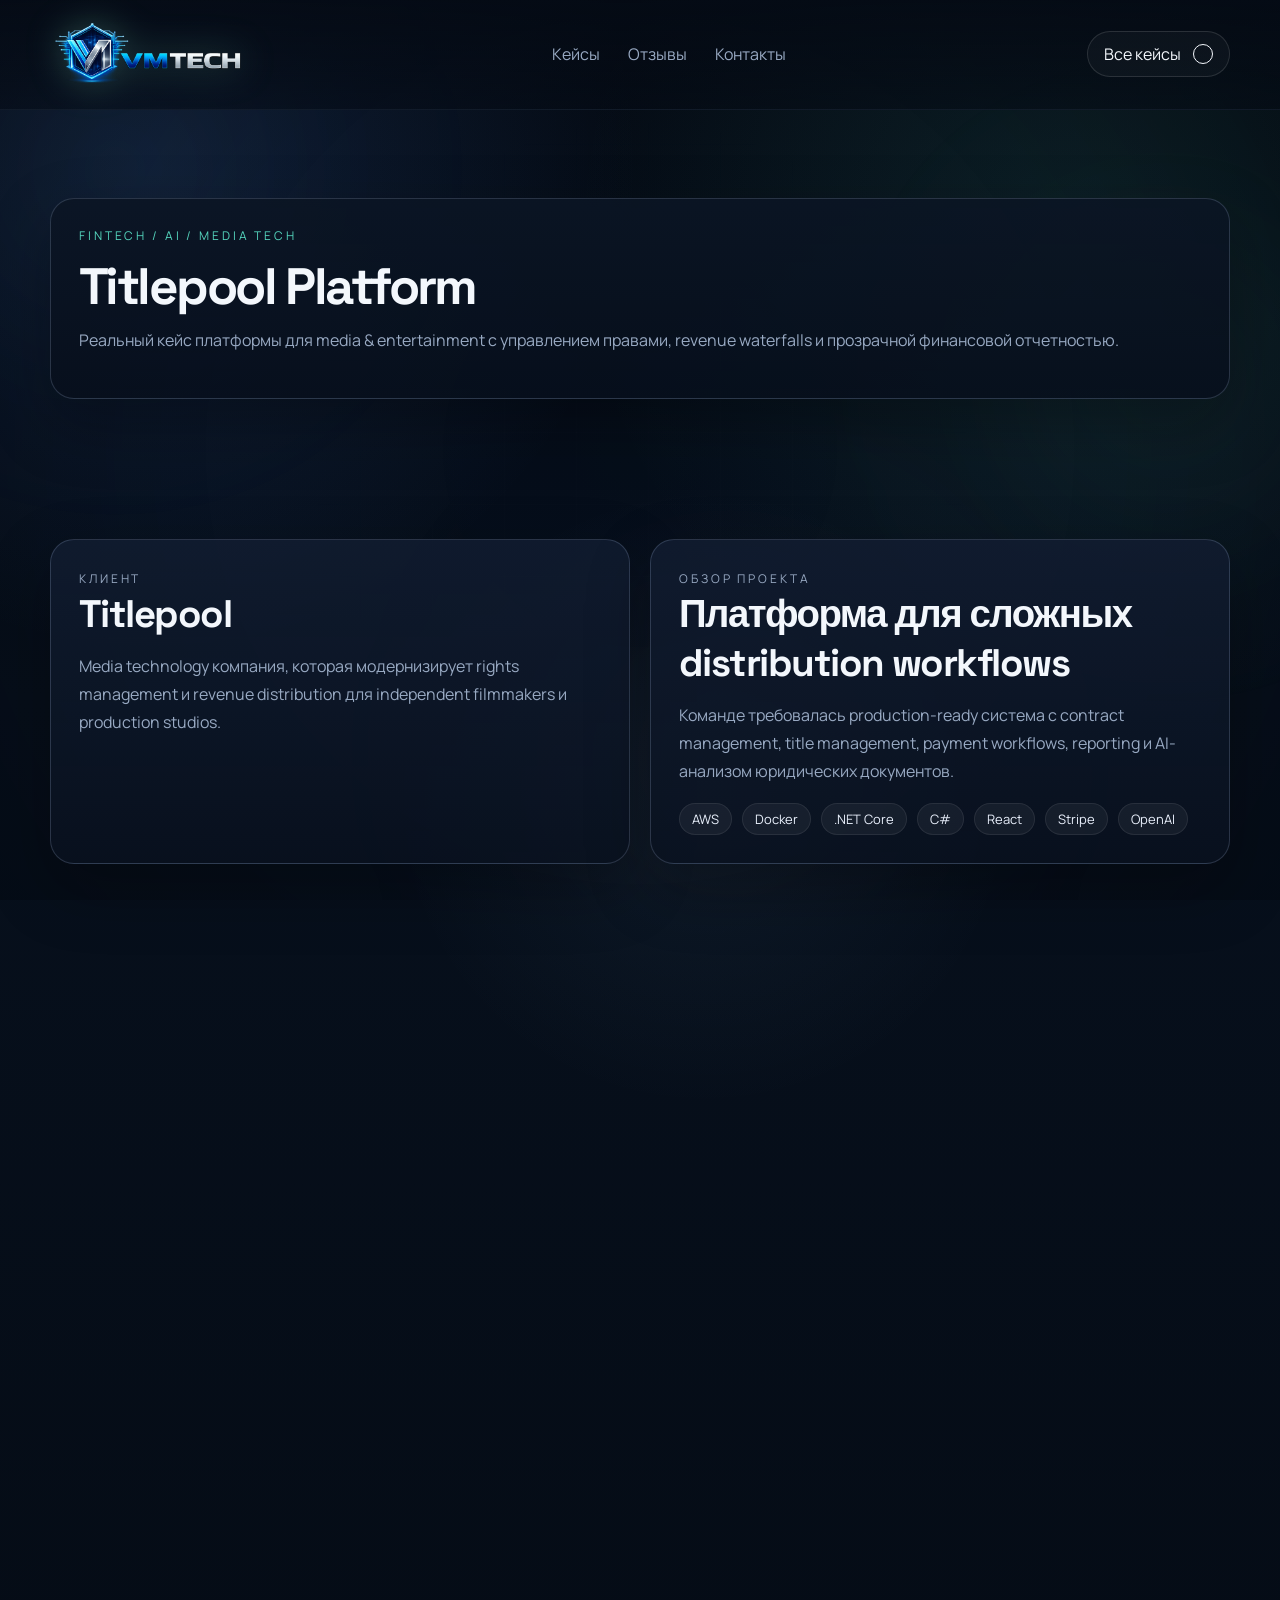
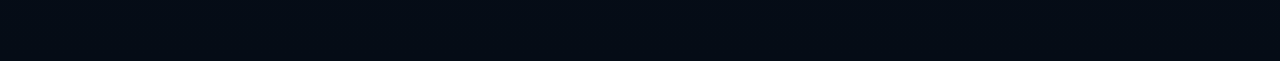
<file: case-titlepool.html>
<!doctype html>
<html lang="ru">
  <head>
    <meta charset="UTF-8" />
    <meta name="viewport" content="width=device-width, initial-scale=1.0" />
    <link rel="icon" type="image/png" href="image/logo-short.png?v=2" />
    <title>Titlepool Case | VW Tech Preview</title>
    <meta
      name="description"
      content="Кейс Titlepool: rights management, payment waterfalls, blockchain audit trail и AI contract analysis."
    />
    <link rel="preconnect" href="https://fonts.googleapis.com" />
    <link rel="preconnect" href="https://fonts.gstatic.com" crossorigin />
    <link
      href="https://fonts.googleapis.com/css2?family=Manrope:wght@400;500;600;700;800&family=Space+Grotesk:wght@500;700&display=swap"
      rel="stylesheet"
    />
    <link rel="stylesheet" href="styles.css" />
  </head>
  <body>
    <div class="page-shell"></div>
    <div class="background-scene" aria-hidden="true">
      <div class="aurora aurora-one"></div>
      <div class="aurora aurora-two"></div>
      <div class="aurora aurora-three"></div>
      <div class="grid-glow"></div>
      <div class="noise-layer"></div>
    </div>

    <header class="site-header">
      <div class="container header-inner">
        <a class="brand" href="index.html#hero">
          <img class="brand-mark" src="image/logo.png" alt="VW Tech logo" />
        </a>
        <nav class="header-nav">
          <a href="index.html#projects">Кейсы</a>
          <a href="index.html#reviews">Отзывы</a>
          <a href="index.html#contact">Контакты</a>
        </nav>
        <a
          class="button button-secondary button-small"
          href="index.html#projects"
        >
          <span>Все кейсы</span>
          <i aria-hidden="true"></i>
        </a>
      </div>
    </header>

    <main>
      <section class="section reveal-section case-hero">
        <div class="container">
          <div class="section-heading reveal-card">
            <p class="eyebrow reveal-item">fintech / ai / media tech</p>
            <h1 class="section-title reveal-item">Titlepool Platform</h1>
            <p class="section-text reveal-item">
              Реальный кейс платформы для media & entertainment с управлением
              правами, revenue waterfalls и прозрачной финансовой отчетностью.
            </p>
          </div>
        </div>
      </section>

      <section class="section reveal-section">
        <div class="container case-layout">
          <article class="case-block reveal-card">
            <p class="eyebrow reveal-item">клиент</p>
            <h2 class="case-title reveal-item">Titlepool</h2>
            <p class="reveal-item">
              Media technology компания, которая модернизирует rights management
              и revenue distribution для independent filmmakers и production
              studios.
            </p>
          </article>

          <article class="case-block reveal-card">
            <p class="eyebrow reveal-item">обзор проекта</p>
            <h2 class="case-title reveal-item">
              Платформа для сложных distribution workflows
            </h2>
            <p class="reveal-item">
              Команде требовалась production-ready система с contract
              management, title management, payment workflows, reporting и AI-
              анализом юридических документов.
            </p>
            <div class="stack-list-inline reveal-item">
              <span>AWS</span>
              <span>Docker</span>
              <span>.NET Core</span>
              <span>C#</span>
              <span>React</span>
              <span>Stripe</span>
              <span>OpenAI</span>
            </div>
          </article>

          <article class="case-block reveal-card">
            <p class="eyebrow reveal-item">ключевые вызовы</p>
            <h2 class="case-title reveal-item">
              Сложные revenue splits и прозрачность для всех сторон
            </h2>
            <ul class="case-list reveal-item">
              <li>автоматизация 40+ сценариев распределения выручки</li>
              <li>immutable audit trail для финансовых транзакций</li>
              <li>AI extraction ключевых условий из контрактов</li>
              <li>интеграции с платежными и финансовыми системами</li>
              <li>масштабирование по мере роста транзакций и рынков</li>
            </ul>
          </article>

          <article class="case-block reveal-card">
            <p class="eyebrow reveal-item">решение</p>
            <h2 class="case-title reveal-item">
              Waterfall engine, blockchain logging и AI contract analysis
            </h2>
            <ul class="case-list reveal-item">
              <li>payment waterfall engine с 47 distribution scenarios</li>
              <li>
                Stripe integration и reconciliation-логика для multi-party
                splits
              </li>
              <li>
                blockchain-based transaction logging для доверия и прозрачности
              </li>
              <li>ML/AI-функции для чтения и разбора legal contracts</li>
              <li>
                CI/CD, QA, тестирование и security-практики уровня enterprise
              </li>
            </ul>
          </article>

          <article class="case-block reveal-card full-span">
            <p class="eyebrow reveal-item">результат</p>
            <h2 class="case-title reveal-item">
              Система, которая сняла ручную операционку и открыла путь к росту
            </h2>
            <p class="reveal-item">
              Платформа автоматизировала процессы, которые раньше занимали дни,
              усилила доверие правообладателей за счет прозрачной отчетности и
              стала основой для расширения бизнеса клиента в новые рынки.
            </p>
            <a class="project-link reveal-item" href="index.html#projects"
              >Назад к кейсам</a
            >
          </article>
        </div>
      </section>
    </main>

    <script src="script.js"></script>
  </body>
</html>
</file>
<file: styles.css>
:root {
  --bg: #07101d;
  --bg-soft: rgba(12, 21, 36, 0.76);
  --panel: rgba(10, 18, 31, 0.84);
  --panel-strong: rgba(10, 20, 35, 0.96);
  --line: rgba(125, 162, 210, 0.16);
  --text: #f3f7fc;
  --muted: #98a9c2;
  --accent: #55d6be;
  --accent-2: #4f8df5;
  --accent-3: #8fd3ff;
  --shadow: 0 24px 64px rgba(0, 0, 0, 0.28);
  --radius-lg: 32px;
  --radius-md: 24px;
  --radius-sm: 18px;
  --container: 1180px;
  --ease: cubic-bezier(0.22, 1, 0.36, 1);
}

* {
  box-sizing: border-box;
}

html,
body {
  scroll-behavior: smooth;
  scrollbar-color: rgba(85, 214, 190, 0.72) rgba(7, 14, 25, 0.95);
  scrollbar-width: auto;
}

html::-webkit-scrollbar,
body::-webkit-scrollbar {
  width: 20px;
  height: 20px;
}

html::-webkit-scrollbar-button,
body::-webkit-scrollbar-button {
  display: none !important;
  width: 0;
  height: 0;
  background: transparent;
}

html::-webkit-scrollbar-button:single-button,
body::-webkit-scrollbar-button:single-button,
html::-webkit-scrollbar-button:start:decrement,
body::-webkit-scrollbar-button:start:decrement,
html::-webkit-scrollbar-button:end:increment,
body::-webkit-scrollbar-button:end:increment {
  display: none !important;
  width: 0;
  height: 0;
  background: transparent;
}

html::-webkit-scrollbar-track,
body::-webkit-scrollbar-track {
  background: linear-gradient(
    180deg,
    rgba(5, 11, 21, 0.98),
    rgba(9, 17, 31, 0.94)
  );
  border-left: 1px solid rgba(125, 162, 210, 0.08);
}

html::-webkit-scrollbar-thumb,
body::-webkit-scrollbar-thumb {
  border: 2px solid rgba(7, 14, 25, 0.96);
  border-radius: 999px;
  background: linear-gradient(180deg, #68e3d1 0%, #4f8df5 52%, #2c5fd3 100%);
  box-shadow:
    inset 0 0 0 1px rgba(255, 255, 255, 0.1),
    0 0 18px rgba(79, 141, 245, 0.24);
}

html::-webkit-scrollbar-thumb:hover,
body::-webkit-scrollbar-thumb:hover {
  background: linear-gradient(180deg, #88efe1 0%, #69a8ff 52%, #3d77ec 100%);
}

html::-webkit-scrollbar-corner,
body::-webkit-scrollbar-corner {
  background: rgba(5, 11, 21, 0.98);
}

body {
  --pointer-x: 0px;
  --pointer-y: 0px;
  margin: 0;
  min-width: 320px;
  font-family: "Manrope", sans-serif;
  color: var(--text);
  background:
    radial-gradient(
      circle at 12% 10%,
      rgba(79, 141, 245, 0.14),
      transparent 26%
    ),
    radial-gradient(
      circle at 84% 14%,
      rgba(85, 214, 190, 0.1),
      transparent 28%
    ),
    radial-gradient(
      circle at 55% 48%,
      rgba(143, 211, 255, 0.06),
      transparent 28%
    ),
    linear-gradient(180deg, #040a13 0%, #07101d 42%, #050c16 100%);
}

body::before {
  content: "";
  position: fixed;
  inset: 0;
  pointer-events: none;
  background-image:
    linear-gradient(rgba(255, 255, 255, 0.03) 1px, transparent 1px),
    linear-gradient(90deg, rgba(255, 255, 255, 0.03) 1px, transparent 1px);
  background-size: 72px 72px;
  mask-image: radial-gradient(circle at center, black 35%, transparent 85%);
  opacity: 0.12;
}

.page-shell {
  position: fixed;
  inset: 0;
  pointer-events: none;
  background: radial-gradient(
    circle at center,
    transparent 55%,
    rgba(0, 0, 0, 0.18) 100%
  );
}

.background-scene {
  position: fixed;
  inset: 0;
  pointer-events: none;
  overflow: hidden;
}

.electric-strings-canvas {
  position: absolute;
  inset: 0;
  width: 100%;
  height: 100%;
  opacity: 0.78;
  mix-blend-mode: screen;
}

.aurora,
.grid-glow,
.noise-layer {
  position: absolute;
  inset: auto;
}

.aurora {
  border-radius: 999px;
  filter: blur(110px);
  opacity: 0.24;
  mix-blend-mode: screen;
  will-change: transform;
}

.aurora-one {
  top: -8%;
  left: -10%;
  width: 38vw;
  height: 38vw;
  min-width: 360px;
  min-height: 360px;
  background: radial-gradient(
    circle,
    rgba(121, 184, 255, 0.34) 0%,
    rgba(121, 184, 255, 0.16) 36%,
    rgba(121, 184, 255, 0) 72%
  );
  animation: auroraFloatOne 18s ease-in-out infinite;
  transform: translate3d(
    calc(var(--pointer-x) * -0.018),
    calc(var(--pointer-y) * -0.018),
    0
  );
}

.aurora-two {
  top: 18%;
  right: -8%;
  width: 34vw;
  height: 34vw;
  min-width: 320px;
  min-height: 320px;
  background: radial-gradient(
    circle,
    rgba(138, 240, 198, 0.28) 0%,
    rgba(138, 240, 198, 0.15) 36%,
    rgba(138, 240, 198, 0) 74%
  );
  animation: auroraFloatTwo 24s ease-in-out infinite;
  transform: translate3d(
    calc(var(--pointer-x) * 0.015),
    calc(var(--pointer-y) * -0.02),
    0
  );
}

.aurora-three {
  bottom: -14%;
  left: 36%;
  width: 42vw;
  height: 42vw;
  min-width: 420px;
  min-height: 420px;
  background: radial-gradient(
    circle,
    rgba(255, 213, 138, 0.18) 0%,
    rgba(147, 74, 97, 0.13) 42%,
    rgba(147, 74, 97, 0) 76%
  );
  animation: auroraFloatThree 28s ease-in-out infinite;
  transform: translate3d(
    calc(var(--pointer-x) * 0.01),
    calc(var(--pointer-y) * 0.022),
    0
  );
}

.grid-glow {
  inset: 0;
  background:
    radial-gradient(
      circle at center,
      rgba(79, 141, 245, 0.08),
      transparent 48%
    ),
    linear-gradient(rgba(255, 255, 255, 0.035) 1px, transparent 1px),
    linear-gradient(90deg, rgba(255, 255, 255, 0.035) 1px, transparent 1px);
  background-size:
    auto,
    72px 72px,
    72px 72px;
  mask-image: radial-gradient(
    circle at center,
    black 28%,
    rgba(0, 0, 0, 0.7) 54%,
    transparent 92%
  );
  opacity: 0.22;
  transform: translate3d(
    calc(var(--pointer-x) * -0.01),
    calc(var(--pointer-y) * -0.01),
    0
  );
  animation: gridDrift 24s linear infinite;
}

.noise-layer {
  inset: 0;
  opacity: 0.03;
  background-image: radial-gradient(
    rgba(255, 255, 255, 0.7) 0.7px,
    transparent 0.7px
  );
  background-size: 6px 6px;
  mask-image: linear-gradient(180deg, rgba(0, 0, 0, 0.18), rgba(0, 0, 0, 0.82));
}

html[data-performance="reduced"] .aurora,
html[data-performance="reduced"] .grid-glow {
  animation: none !important;
}

html[data-performance="reduced"] .aurora {
  opacity: 0.16;
  filter: blur(72px);
}

html[data-performance="reduced"] .grid-glow {
  opacity: 0.1;
}

html[data-performance="reduced"] .noise-layer {
  opacity: 0.015;
}

html[data-performance="reduced"] .site-header,
html[data-performance="reduced"] .visual-content,
html[data-performance="reduced"] .visual-float,
html[data-performance="reduced"] .contact-form {
  backdrop-filter: none;
}

html[data-performance="minimal"] .background-scene,
html[data-performance="minimal"] .page-shell {
  display: none;
}

html[data-performance="minimal"] .site-header,
html[data-performance="minimal"] .visual-content,
html[data-performance="minimal"] .visual-float,
html[data-performance="minimal"] .contact-form {
  backdrop-filter: none;
}

html[data-performance="minimal"] .floating-card,
html[data-performance="minimal"] .float-top,
html[data-performance="minimal"] .float-bottom {
  animation: none;
}

@keyframes auroraFloatOne {
  0%,
  100% {
    transform: translate3d(
        calc(var(--pointer-x) * -0.018),
        calc(var(--pointer-y) * -0.018),
        0
      )
      scale(1) rotate(0deg);
  }
  50% {
    transform: translate3d(
        calc(var(--pointer-x) * -0.018 + 24px),
        calc(var(--pointer-y) * -0.018 + 18px),
        0
      )
      scale(1.08) rotate(8deg);
  }
}

@keyframes auroraFloatTwo {
  0%,
  100% {
    transform: translate3d(
        calc(var(--pointer-x) * 0.015),
        calc(var(--pointer-y) * -0.02),
        0
      )
      scale(1) rotate(0deg);
  }
  50% {
    transform: translate3d(
        calc(var(--pointer-x) * 0.015 - 28px),
        calc(var(--pointer-y) * -0.02 + 20px),
        0
      )
      scale(1.1) rotate(-10deg);
  }
}

@keyframes auroraFloatThree {
  0%,
  100% {
    transform: translate3d(
        calc(var(--pointer-x) * 0.01),
        calc(var(--pointer-y) * 0.022),
        0
      )
      scale(1) rotate(0deg);
  }
  50% {
    transform: translate3d(
        calc(var(--pointer-x) * 0.01 + 18px),
        calc(var(--pointer-y) * 0.022 - 26px),
        0
      )
      scale(1.07) rotate(6deg);
  }
}

@keyframes gridDrift {
  0% {
    background-position:
      center,
      0 0,
      0 0;
  }
  100% {
    background-position:
      center,
      72px 36px,
      36px 72px;
  }
}

a {
  color: inherit;
  text-decoration: none;
}

button,
input,
textarea {
  font: inherit;
}

.container {
  width: min(calc(100% - 40px), var(--container));
  margin: 0 auto;
}

.site-header {
  position: sticky;
  top: 0;
  z-index: 20;
  padding: 18px 0;
  backdrop-filter: blur(14px);
  background: linear-gradient(
    180deg,
    rgba(5, 11, 21, 0.9),
    rgba(5, 11, 21, 0.55)
  );
  border-bottom: 1px solid rgba(125, 162, 210, 0.1);
}

.header-inner {
  display: flex;
  align-items: center;
  justify-content: space-between;
  gap: 18px;
}

.brand {
  display: inline-flex;
  align-items: center;
  gap: 12px;
  font-family: "Space Grotesk", sans-serif;
  font-weight: 700;
  letter-spacing: -0.03em;
}

.brand-mark {
  width: 200px;

  object-fit: contain;
  flex-shrink: 0;
  filter: drop-shadow(0 0 18px rgba(138, 240, 198, 0.28));
}

.header-nav {
  display: inline-flex;
  gap: 28px;
  color: var(--muted);
}

.header-nav a {
  transition: color 0.3s ease;
}

.header-nav a:hover {
  color: var(--text);
}

.section {
  padding: 88px 0;
}

.hero {
  padding: 72px 0 44px;
}

.hero-grid,
.split-section,
.metrics-layout,
.contact-block {
  display: grid;
  gap: 28px;
}

.hero-grid {
  grid-template-columns: 1.08fr 0.92fr;
  align-items: center;
}

.hero-copy,
.hero-visual,
.section-intro,
.info-card,
.service-card,
.project-card,
.metrics-copy,
.metric-card,
.contact-block,
.contact-form,
.section-heading {
  position: relative;
  isolation: isolate;
  overflow: hidden;
  border: 1px solid var(--line);
  background: linear-gradient(
    180deg,
    rgba(11, 21, 36, 0.92),
    rgba(7, 15, 28, 0.88)
  );
  box-shadow: var(--shadow);
  transition:
    transform 0.6s var(--ease),
    box-shadow 0.6s var(--ease),
    border-color 0.4s ease;
}

.testimonial-card,
.case-block {
  isolation: isolate;
  transition:
    transform 0.6s var(--ease),
    box-shadow 0.6s var(--ease),
    border-color 0.4s ease;
}

.hero-copy::before,
.hero-visual::before,
.section-intro::before,
.info-card::before,
.service-card::before,
.project-card::before,
.metrics-copy::before,
.metric-card::before,
.contact-block::before,
.contact-form::before,
.section-heading::before,
.testimonial-card::before,
.case-block::before {
  content: "";
  position: absolute;
  inset: 0;
  z-index: 0;
  background: linear-gradient(
    135deg,
    rgba(155, 239, 255, 0.18),
    rgba(79, 141, 245, 0.12) 44%,
    rgba(85, 214, 190, 0.08) 100%
  );
  opacity: 0.92;
  transform: scaleX(0);
  transform-origin: left center;
  transition: transform 0.55s cubic-bezier(0.22, 1, 0.36, 1);
}

.hero-copy::after,
.hero-visual::after,
.section-intro::after,
.info-card::after,
.service-card::after,
.project-card::after,
.metrics-copy::after,
.metric-card::after,
.contact-block::after,
.contact-form::after,
.section-heading::after,
.testimonial-card::after,
.case-block::after {
  content: "";
  position: absolute;
  inset: 0;
  z-index: 0;
  border-radius: inherit;
  border: 1px solid rgba(155, 239, 255, 0.46);
  opacity: 0;
  transform: scaleX(0);
  transform-origin: left center;
  transition:
    transform 0.55s cubic-bezier(0.22, 1, 0.36, 1),
    opacity 0.24s ease;
}

.hero-copy > *,
.hero-visual > *,
.section-intro > *,
.info-card > *,
.service-card > *,
.project-card > *,
.metrics-copy > *,
.metric-card > *,
.contact-block > *,
.contact-form > *,
.section-heading > *,
.testimonial-card > *,
.case-block > * {
  position: relative;
  z-index: 1;
}

.hero-copy,
.hero-visual,
.section-intro,
.metrics-copy {
  padding: 34px;
  border-radius: var(--radius-lg);
}

.section-heading,
.info-card,
.service-card,
.project-card,
.metric-card,
.contact-form {
  border-radius: var(--radius-md);
}

.section-heading,
.info-card,
.service-card,
.metric-card {
  padding: 28px;
}

.section-heading {
  margin-bottom: 28px;
}

.eyebrow {
  margin: 0 0 18px;
  color: var(--accent);
  font-size: 12px;
  text-transform: uppercase;
  letter-spacing: 0.24em;
}

.hero-title,
.section-title {
  margin: 0;
  font-family: "Space Grotesk", sans-serif;
  font-weight: 700;
  letter-spacing: -0.05em;
  line-height: 0.96;
}

.hero-title {
  font-size: clamp(42px, 7vw, 82px);
  max-width: 12ch;
}

.section-title {
  font-size: clamp(30px, 4vw, 52px);
  max-width: 20ch;
}

.hero-text,
.section-text,
.project-copy p,
.service-card p,
.info-card p,
.contact-copy p,
.metric-card span,
.visual-content p,
.visual-float p,
.hero-points li {
  color: var(--muted);
  line-height: 1.7;
}

.hero-actions {
  display: flex;
  flex-wrap: wrap;
  gap: 14px;
  margin: 32px 0;
}

.button {
  position: relative;
  display: inline-flex;
  align-items: center;
  justify-content: center;
  gap: 12px;
  min-height: 54px;
  padding: 0 20px;
  border-radius: 999px;
  border: 1px solid rgba(255, 255, 255, 0.12);
  color: var(--text);
  background: rgba(255, 255, 255, 0.02);
  overflow: hidden;
  transition:
    transform 0.45s var(--ease),
    border-color 0.35s ease,
    background 0.35s ease,
    box-shadow 0.45s ease;
}

.button span,
.button i {
  position: relative;
  z-index: 1;
}

.button i {
  width: 20px;
  height: 20px;
  border-radius: 50%;
  border: 1px solid currentColor;
}

.button::before {
  content: "";
  position: absolute;
  inset: 0;
  background: linear-gradient(
    120deg,
    transparent 12%,
    rgba(255, 255, 255, 0.22) 48%,
    transparent 82%
  );
  transform: translateX(-140%);
  transition: transform 0.75s var(--ease);
}

.button::after {
  content: "";
  position: absolute;
  inset: 1px;
  border-radius: inherit;
  background: radial-gradient(
    circle at top left,
    rgba(255, 255, 255, 0.16),
    transparent 40%
  );
  opacity: 0;
  transition: opacity 0.35s ease;
}

.button:hover {
  transform: translateY(-2px) scale(1.01);
  box-shadow: 0 16px 40px rgba(0, 0, 0, 0.28);
}

.button:hover::before {
  transform: translateX(140%);
}

.button:hover::after {
  opacity: 1;
}

.button-primary {
  border-color: rgba(85, 214, 190, 0.34);
  background: linear-gradient(
    135deg,
    rgba(85, 214, 190, 0.22),
    rgba(79, 141, 245, 0.18)
  );
}

.button-secondary,
.button-ghost {
  background: rgba(255, 255, 255, 0.03);
}

.button-small {
  min-height: 46px;
  padding: 0 16px;
}

.hero-points {
  display: grid;
  gap: 10px;
  margin: 0;
  padding-left: 18px;
}

.hero-visual {
  min-height: 620px;
  display: grid;
  place-items: center;
}

.visual-main {
  position: relative;
  width: min(100%, 500px);
  min-height: 470px;
  padding: 24px;
  border-radius: 28px;
  background:
    linear-gradient(160deg, rgba(79, 141, 245, 0.16), transparent 42%),
    linear-gradient(180deg, rgba(7, 14, 26, 0.8), rgba(13, 24, 41, 0.94));
  border: 1px solid rgba(255, 255, 255, 0.12);
}

.visual-grid {
  position: absolute;
  inset: 0;
  background-image:
    linear-gradient(rgba(255, 255, 255, 0.04) 1px, transparent 1px),
    linear-gradient(90deg, rgba(255, 255, 255, 0.04) 1px, transparent 1px);
  background-size: 42px 42px;
  mask-image: linear-gradient(180deg, rgba(0, 0, 0, 0.96), transparent 92%);
}

.visual-content {
  position: absolute;
  left: 28px;
  right: 28px;
  bottom: 28px;
  padding: 24px;
  border-radius: 22px;
  background: rgba(8, 13, 24, 0.78);
  border: 1px solid rgba(255, 255, 255, 0.08);
  backdrop-filter: blur(16px);
}

.visual-content h2 {
  margin: 12px 0 12px;
  font-size: 30px;
  font-family: "Space Grotesk", sans-serif;
}

.visual-chip,
.service-tag,
.project-badge {
  display: inline-flex;
  align-items: center;
  min-height: 34px;
  padding: 0 12px;
  border-radius: 999px;
  background: rgba(255, 255, 255, 0.08);
  border: 1px solid rgba(255, 255, 255, 0.08);
  color: #ebf5ff;
  font-size: 13px;
}

.visual-float {
  position: absolute;
  width: min(220px, calc(50% - 28px));
  padding: 20px;
  border-radius: 22px;
  border: 1px solid rgba(255, 255, 255, 0.12);
  background: rgba(8, 14, 27, 0.82);
  backdrop-filter: blur(18px);
  box-shadow: 0 18px 44px rgba(0, 0, 0, 0.28);
}

.visual-float span {
  display: block;
  margin-bottom: 8px;
  font-family: "Space Grotesk", sans-serif;
  font-size: 34px;
  letter-spacing: -0.05em;
}

.float-top {
  top: 30px;
  left: 20px;
}

.float-bottom {
  top: 56px;
  right: 20px;
}

.floating-card {
  animation: drift 7s ease-in-out infinite;
}

.float-top,
.float-bottom {
  animation: drift 8s ease-in-out infinite;
}

.float-bottom {
  animation-delay: -2.5s;
}

@keyframes drift {
  0%,
  100% {
    transform: translateY(0px);
  }
  50% {
    transform: translateY(-12px);
  }
}

.split-section {
  grid-template-columns: 0.95fr 1.05fr;
  align-items: start;
}

.sticky-card {
  position: sticky;
  top: 110px;
}

.stack-list,
.service-grid,
.projects-grid,
.metrics-grid {
  display: grid;
  gap: 20px;
}

.stack-list,
.metrics-grid {
  grid-template-columns: 1fr;
}

.card-index {
  display: inline-block;
  margin-bottom: 18px;
  color: var(--accent-3);
  font-size: 14px;
  letter-spacing: 0.14em;
}

.info-card h3,
.service-card h3,
.project-copy h3 {
  margin: 0 0 10px;
  font-size: 28px;
  letter-spacing: -0.04em;
}

.centered-heading {
  text-align: center;
}

.centered-heading .section-title {
  margin-inline: auto;
}

.service-grid {
  grid-template-columns: repeat(2, minmax(0, 1fr));
}

.service-card {
  min-height: 240px;
}

.service-tag {
  margin-bottom: 18px;
}

.projects-grid {
  grid-template-columns: 1.2fr 0.8fr 0.8fr;
}

.project-card {
  padding: 18px;
}

.info-card:hover,
.service-card:hover,
.project-card:hover,
.metric-card:hover,
.contact-form:hover,
.section-heading:hover,
.testimonial-card:hover,
.case-block:hover {
  transform: translateY(-6px) scale(1.012);
  border-color: rgba(138, 240, 198, 0.22);
  box-shadow: 0 36px 90px rgba(0, 0, 0, 0.42);
}

.hero-copy:hover,
.hero-visual:hover,
.section-intro:hover,
.metrics-copy:hover,
.contact-block:hover {
  transform: translateY(-4px) scale(1.006);
  box-shadow: 0 36px 90px rgba(0, 0, 0, 0.4);
}

.hero-copy:hover::before,
.hero-visual:hover::before,
.section-intro:hover::before,
.info-card:hover::before,
.service-card:hover::before,
.project-card:hover::before,
.metrics-copy:hover::before,
.metric-card:hover::before,
.contact-block:hover::before,
.contact-form:hover::before,
.section-heading:hover::before,
.testimonial-card:hover::before,
.case-block:hover::before,
.hero-copy:focus-within::before,
.hero-visual:focus-within::before,
.section-intro:focus-within::before,
.info-card:focus-within::before,
.service-card:focus-within::before,
.project-card:focus-within::before,
.metrics-copy:focus-within::before,
.metric-card:focus-within::before,
.contact-block:focus-within::before,
.contact-form:focus-within::before,
.section-heading:focus-within::before,
.testimonial-card:focus-within::before,
.case-block:focus-within::before {
  transform: scaleX(1);
}

.hero-copy:hover::after,
.hero-visual:hover::after,
.section-intro:hover::after,
.info-card:hover::after,
.service-card:hover::after,
.project-card:hover::after,
.metrics-copy:hover::after,
.metric-card:hover::after,
.contact-block:hover::after,
.contact-form:hover::after,
.section-heading:hover::after,
.testimonial-card:hover::after,
.case-block:hover::after,
.hero-copy:focus-within::after,
.hero-visual:focus-within::after,
.section-intro:focus-within::after,
.info-card:focus-within::after,
.service-card:focus-within::after,
.project-card:focus-within::after,
.metrics-copy:focus-within::after,
.metric-card:focus-within::after,
.contact-block:focus-within::after,
.contact-form:focus-within::after,
.section-heading:focus-within::after,
.testimonial-card:focus-within::after,
.case-block:focus-within::after {
  opacity: 1;
  transform: scaleX(1);
}

.project-large {
  grid-row: span 2;
}

.project-media {
  position: relative;
  min-height: 250px;
  border-radius: 22px;
  border: 1px solid rgba(255, 255, 255, 0.08);
  overflow: hidden;
  transition:
    transform 0.85s var(--ease),
    filter 0.7s var(--ease),
    border-color 0.4s ease;
}

.project-large .project-media {
  min-height: 540px;
}

.project-media::before,
.project-media::after {
  content: "";
  position: absolute;
  border-radius: 50%;
  filter: blur(12px);
  transition:
    transform 1.1s var(--ease),
    opacity 0.7s ease;
}

.project-media::before {
  width: 200px;
  height: 200px;
  top: 12%;
  left: 12%;
  background: rgba(255, 255, 255, 0.18);
}

.project-media::after {
  width: 160px;
  height: 160px;
  right: 8%;
  bottom: 12%;
  background: rgba(255, 255, 255, 0.12);
}

.gradient-a {
  background: linear-gradient(135deg, #1f4c7a, #167d87 54%, #07101d);
}

.gradient-b {
  background: linear-gradient(135deg, #165a86, #274670 56%, #09111d);
}

.gradient-c {
  background: linear-gradient(135deg, #126177, #325f94 58%, #09131f);
}

.project-badge {
  position: absolute;
  left: 18px;
  bottom: 18px;
}

.project-copy {
  padding: 18px 8px 6px;
  transition: transform 0.65s var(--ease);
}

.project-meta {
  display: flex;
  flex-wrap: wrap;
  gap: 10px;
  margin-top: 18px;
}

.project-meta span,
.stack-list-inline span {
  display: inline-flex;
  align-items: center;
  min-height: 32px;
  padding: 0 12px;
  border-radius: 999px;
  border: 1px solid rgba(255, 255, 255, 0.08);
  background: rgba(255, 255, 255, 0.05);
  color: #e8effb;
  font-size: 13px;
}

.project-link {
  display: inline-flex;
  align-items: center;
  margin-top: 20px;
  color: var(--accent);
  font-weight: 700;
  letter-spacing: -0.02em;
  transition:
    color 0.25s ease,
    transform 0.25s ease;
}

.project-link:hover {
  color: #b8f7df;
  transform: translateX(2px);
}

.project-card:hover .project-media {
  transform: scale(1.03);
  filter: saturate(1.08) brightness(1.04);
  border-color: rgba(255, 255, 255, 0.14);
}

.project-card:hover .project-media::before {
  transform: translate3d(18px, -12px, 0) scale(1.08);
}

.project-card:hover .project-media::after {
  transform: translate3d(-14px, 14px, 0) scale(1.1);
}

.project-card:hover .project-copy {
  transform: translateY(-2px);
}

.metrics-layout {
  grid-template-columns: 0.92fr 1.08fr;
  align-items: start;
}

.testimonial-grid,
.case-layout {
  display: grid;
  gap: 20px;
}

.testimonial-grid {
  grid-template-columns: 1.2fr 0.8fr 0.8fr;
}

.testimonial-card,
.case-block {
  position: relative;
  overflow: hidden;
  border: 1px solid var(--line);
  border-radius: var(--radius-md);
  background: linear-gradient(
    180deg,
    rgba(17, 28, 48, 0.88),
    rgba(9, 17, 31, 0.82)
  );
  box-shadow: var(--shadow);
}

.testimonial-card {
  padding: 28px;
  min-height: 280px;
}

.featured-testimonial {
  grid-row: span 2;
  min-height: 100%;
}

.quote-mark {
  display: inline-block;
  margin-bottom: 12px;
  color: var(--accent-3);
  font-family: "Space Grotesk", sans-serif;
  font-size: 72px;
  line-height: 0.8;
}

.testimonial-quote {
  margin: 0 0 28px;
  font-size: clamp(22px, 3vw, 34px);
  line-height: 1.2;
  letter-spacing: -0.04em;
}

.testimonial-author {
  display: grid;
  gap: 6px;
}

.testimonial-author strong {
  font-size: 18px;
}

.testimonial-author span {
  color: var(--muted);
  line-height: 1.5;
}

.case-hero {
  padding-bottom: 24px;
}

.case-layout {
  grid-template-columns: repeat(2, minmax(0, 1fr));
}

.case-block {
  padding: 28px;
}

.case-title {
  margin: 0 0 14px;
  font-family: "Space Grotesk", sans-serif;
  font-size: clamp(28px, 3vw, 40px);
  letter-spacing: -0.04em;
}

.case-block p,
.case-list {
  margin: 0;
  color: var(--muted);
  line-height: 1.75;
}

.case-list {
  padding-left: 18px;
}

.stack-list-inline {
  display: flex;
  flex-wrap: wrap;
  gap: 10px;
  margin-top: 18px;
}

.full-span {
  grid-column: 1 / -1;
}

.impulse-section {
  padding-top: 32px;
}

.impulse-heading {
  margin-bottom: 34px;
}

.impulse-board {
  position: relative;
  overflow: hidden;
  width: min(100% - 32px, 1680px);
  margin: 0 auto;
  padding: 36px;
  background: none;
  box-shadow: none;
  border: 0;
  border-radius: 0;
}

.impulse-stage {
  position: relative;
  aspect-ratio: 1978 / 1547;
}

.network-diagram {
  position: absolute;
  inset: 6% 7%;
  display: grid;
  place-items: center;
  pointer-events: none;
}

.network-diagram-object,
.network-diagram-fallback {
  width: 100%;
  height: 100%;
}

.network-diagram-object {
  display: block;
  border: 0;
}

.network-diagram-fallback {
  object-fit: contain;
}

.network-node {
  position: absolute;
  z-index: 2;
  width: 300px;
  min-height: 164px;
  padding: 26px 24px;
  display: grid;
  gap: 10px;
  border: 1px solid rgba(138, 199, 255, 0.16);
  border-radius: 22px;
  background: linear-gradient(
    180deg,
    rgba(16, 28, 46, 0.94),
    rgba(9, 17, 30, 0.92)
  );
  color: var(--text);
  text-align: left;
  box-shadow: 0 24px 42px rgba(0, 0, 0, 0.26);
  cursor: pointer;
  transition:
    transform 0.35s var(--ease),
    border-color 0.3s ease,
    box-shadow 0.3s ease;
}

.network-node::before {
  content: "";
  position: absolute;
  inset: 1px;
  border-radius: inherit;
  background: linear-gradient(
    135deg,
    rgba(155, 239, 255, 0.22),
    rgba(79, 141, 245, 0.14) 58%,
    rgba(79, 141, 245, 0.04)
  );
  opacity: 0.9;
  transform: scaleX(0);
  transform-origin: left center;
  transition: transform 0.42s cubic-bezier(0.22, 1, 0.36, 1);
}

.network-node::after {
  content: "";
  position: absolute;
  inset: 0;
  border-radius: inherit;
  border: 1px solid rgba(155, 239, 255, 0.58);
  opacity: 0;
  transform: scaleX(0);
  transform-origin: left center;
  transition:
    transform 0.42s cubic-bezier(0.22, 1, 0.36, 1),
    opacity 0.22s ease;
}

.network-node > * {
  position: relative;
  z-index: 1;
}

.network-node strong {
  font-family: "Space Grotesk", sans-serif;
  font-size: 30px;
  letter-spacing: -0.04em;
}

.network-node span {
  color: var(--muted);
  line-height: 1.45;
  font-size: 17px;
}

.node-featured {
  width: 360px;
  min-height: 184px;
}

.network-node:hover,
.network-node:focus-visible,
.network-node.is-pending,
.network-node.is-active {
  transform: translateY(-4px) scale(1.02);
}

.network-node.is-active {
  border-color: rgba(155, 239, 255, 0.5);
  box-shadow:
    0 28px 54px rgba(0, 0, 0, 0.34),
    0 0 24px rgba(79, 141, 245, 0.18);
}

.network-node.is-active::before {
  transform: scaleX(1);
}

.network-node.is-active::after {
  opacity: 1;
  transform: scaleX(1);
}

.network-node:focus-visible {
  outline: 2px solid rgba(155, 239, 255, 0.72);
  outline-offset: 3px;
}

.node-top-center {
  top: 1%;
  left: 50%;
  transform: translateX(-50%);
}

.node-top-center:hover,
.node-top-center:focus-visible,
.node-top-center.is-pending,
.node-top-center.is-active {
  transform: translateX(-50%) translateY(-4px) scale(1.02);
}

.node-left-upper {
  top: 24%;
  left: 1%;
}

.node-left-lower {
  top: 66%;
  left: 3%;
}

.node-right-upper {
  top: 24%;
  right: 1%;
}

.node-right-lower {
  top: 66%;
  right: 3%;
}

.metrics-grid {
  grid-template-columns: repeat(2, minmax(0, 1fr));
}

.metric-card {
  min-height: 210px;
  display: flex;
  flex-direction: column;
  justify-content: space-between;
}

.metric-card strong {
  font-family: "Space Grotesk", sans-serif;
  font-size: 56px;
  letter-spacing: -0.05em;
}

.contact-block {
  grid-template-columns: 0.95fr 1.05fr;
  padding: 34px;
  border-radius: var(--radius-lg);
}

.contact-form {
  display: grid;
  grid-template-columns: repeat(2, minmax(0, 1fr));
  gap: 14px;
  padding: 18px;
  align-content: start;
}

.contact-form label {
  display: grid;
  gap: 8px;
}

.contact-form span {
  color: #d7e1f3;
  font-size: 14px;
}

.contact-form input,
.contact-form textarea {
  width: 100%;
  border: 1px solid rgba(255, 255, 255, 0.1);
  border-radius: 16px;
  padding: 13px 16px;
  color: var(--text);
  background: rgba(255, 255, 255, 0.04);
  outline: none;
  transition:
    border-color 0.25s ease,
    background 0.25s ease,
    transform 0.25s ease;
}

.contact-form textarea {
  min-height: 132px;
  resize: vertical;
}

.contact-form input:focus,
.contact-form textarea:focus {
  border-color: rgba(138, 240, 198, 0.42);
  background: rgba(255, 255, 255, 0.06);
  transform: translateY(-1px);
}

.full-width {
  grid-column: 1 / -1;
}

.reveal-card,
.reveal-item {
  opacity: 0;
  transform: translateY(26px) scale(0.985);
  transition:
    opacity 0.75s cubic-bezier(0.16, 1, 0.3, 1),
    transform 0.8s cubic-bezier(0.16, 1, 0.3, 1),
    border-color 0.4s ease,
    background 0.4s ease;
}

.reveal-item {
  transition:
    opacity 0.8s cubic-bezier(0.16, 1, 0.3, 1),
    transform 0.85s cubic-bezier(0.16, 1, 0.3, 1);
}

.reveal-card.is-visible,
.reveal-item.is-visible {
  opacity: 1;
  transform: translate3d(0, 0, 0) scale(1);
}

.reveal-card.is-visible {
  border-color: rgba(196, 214, 255, 0.18);
}

.hero .reveal-item,
.hero .reveal-card {
  transition-duration: 0.9s;
}

.projects-grid .reveal-card,
.service-grid .reveal-card,
.stack-list .reveal-card,
.metrics-grid .reveal-card {
  transform: translateY(30px) scale(0.982);
}

.reveal-card:nth-child(2) {
  transition-delay: 0.08s;
}
.reveal-card:nth-child(3) {
  transition-delay: 0.16s;
}
.reveal-card:nth-child(4) {
  transition-delay: 0.24s;
}

.reveal-section .reveal-item:nth-child(1) {
  transition-delay: 0.04s;
}
.reveal-section .reveal-item:nth-child(2) {
  transition-delay: 0.12s;
}
.reveal-section .reveal-item:nth-child(3) {
  transition-delay: 0.2s;
}
.reveal-section .reveal-item:nth-child(4) {
  transition-delay: 0.28s;
}
.reveal-section .reveal-item:nth-child(5) {
  transition-delay: 0.36s;
}

@media (max-width: 1080px) {
  .hero-grid,
  .split-section,
  .metrics-layout,
  .contact-block,
  .projects-grid,
  .testimonial-grid,
  .case-layout {
    grid-template-columns: 1fr;
  }

  .project-large {
    grid-row: auto;
  }

  .featured-testimonial {
    grid-row: auto;
  }

  .project-large .project-media {
    min-height: 340px;
  }

  .sticky-card {
    position: static;
  }

  .impulse-stage {
    min-height: auto;
    display: grid;
    gap: 22px;
  }

  .network-diagram {
    position: relative;
    inset: auto;
    min-height: 520px;
    margin-bottom: 8px;
  }

  .network-node {
    position: relative;
    inset: auto;
    width: 100%;
  }

  .node-top-center,
  .node-top-center:hover,
  .node-top-center:focus-visible,
  .node-top-center.is-active {
    transform: none;
  }
}

@media (max-width: 820px) {
  .electric-strings-canvas {
    display: none;
  }

  .header-nav {
    display: none;
  }

  .site-header {
    padding: 14px 0;
  }

  .aurora {
    opacity: 0.34;
  }

  .grid-glow {
    opacity: 0.34;
  }

  .hero,
  .section {
    padding: 68px 0;
  }

  .hero-copy,
  .hero-visual,
  .section-intro,
  .metrics-copy,
  .contact-block {
    padding: 24px;
  }

  .hero-visual {
    min-height: 520px;
  }

  .float-top,
  .float-bottom {
    position: absolute;
    width: 190px;
  }

  .service-grid,
  .metrics-grid,
  .contact-form {
    grid-template-columns: 1fr;
  }

  .impulse-board {
    padding: 22px;
  }

  .network-diagram {
    min-height: 360px;
  }

  .network-node {
    min-height: 96px;
    padding: 16px 14px;
  }

  .network-node,
  .network-node::before,
  .network-node::after,
  .network-diagram .wire-line,
  .network-diagram .wire-line-overlay {
    transition: none !important;
    animation: none !important;
  }

  .info-card:hover,
  .service-card:hover,
  .project-card:hover,
  .metric-card:hover,
  .contact-form:hover,
  .section-heading:hover,
  .hero-copy:hover,
  .hero-visual:hover,
  .section-intro:hover,
  .metrics-copy:hover,
  .contact-block:hover {
    transform: none;
  }

  .project-card:hover .project-media,
  .project-card:hover .project-copy,
  .project-card:hover .project-media::before,
  .project-card:hover .project-media::after {
    transform: none;
  }
}

@media (max-width: 560px) {
  .container {
    width: min(calc(100% - 24px), var(--container));
  }

  .brand-text {
    font-size: 14px;
  }

  .button-small {
    display: none;
  }

  .hero-title {
    max-width: none;
    font-size: clamp(38px, 12vw, 64px);
  }

  .section-title {
    max-width: none;
  }

  .hero-visual {
    min-height: 480px;
  }

  .visual-main {
    min-height: 380px;
  }

  .visual-content h2,
  .info-card h3,
  .service-card h3,
  .project-copy h3,
  .case-title {
    font-size: 24px;
  }

  .testimonial-card {
    padding: 22px;
    min-height: auto;
  }

  .testimonial-quote {
    font-size: 24px;
  }

  .visual-float {
    width: 170px;
    padding: 16px;
  }

  .network-diagram {
    min-height: 250px;
  }

  .network-node strong {
    font-size: 18px;
  }

  .network-node span {
    font-size: 13px;
  }

  .visual-float span,
  .metric-card strong {
    font-size: 34px;
  }

  .contact-block {
    padding: 20px;
  }

  .aurora-one,
  .aurora-two,
  .aurora-three {
    min-width: 280px;
    min-height: 280px;
    filter: blur(70px);
  }
}
</file>
